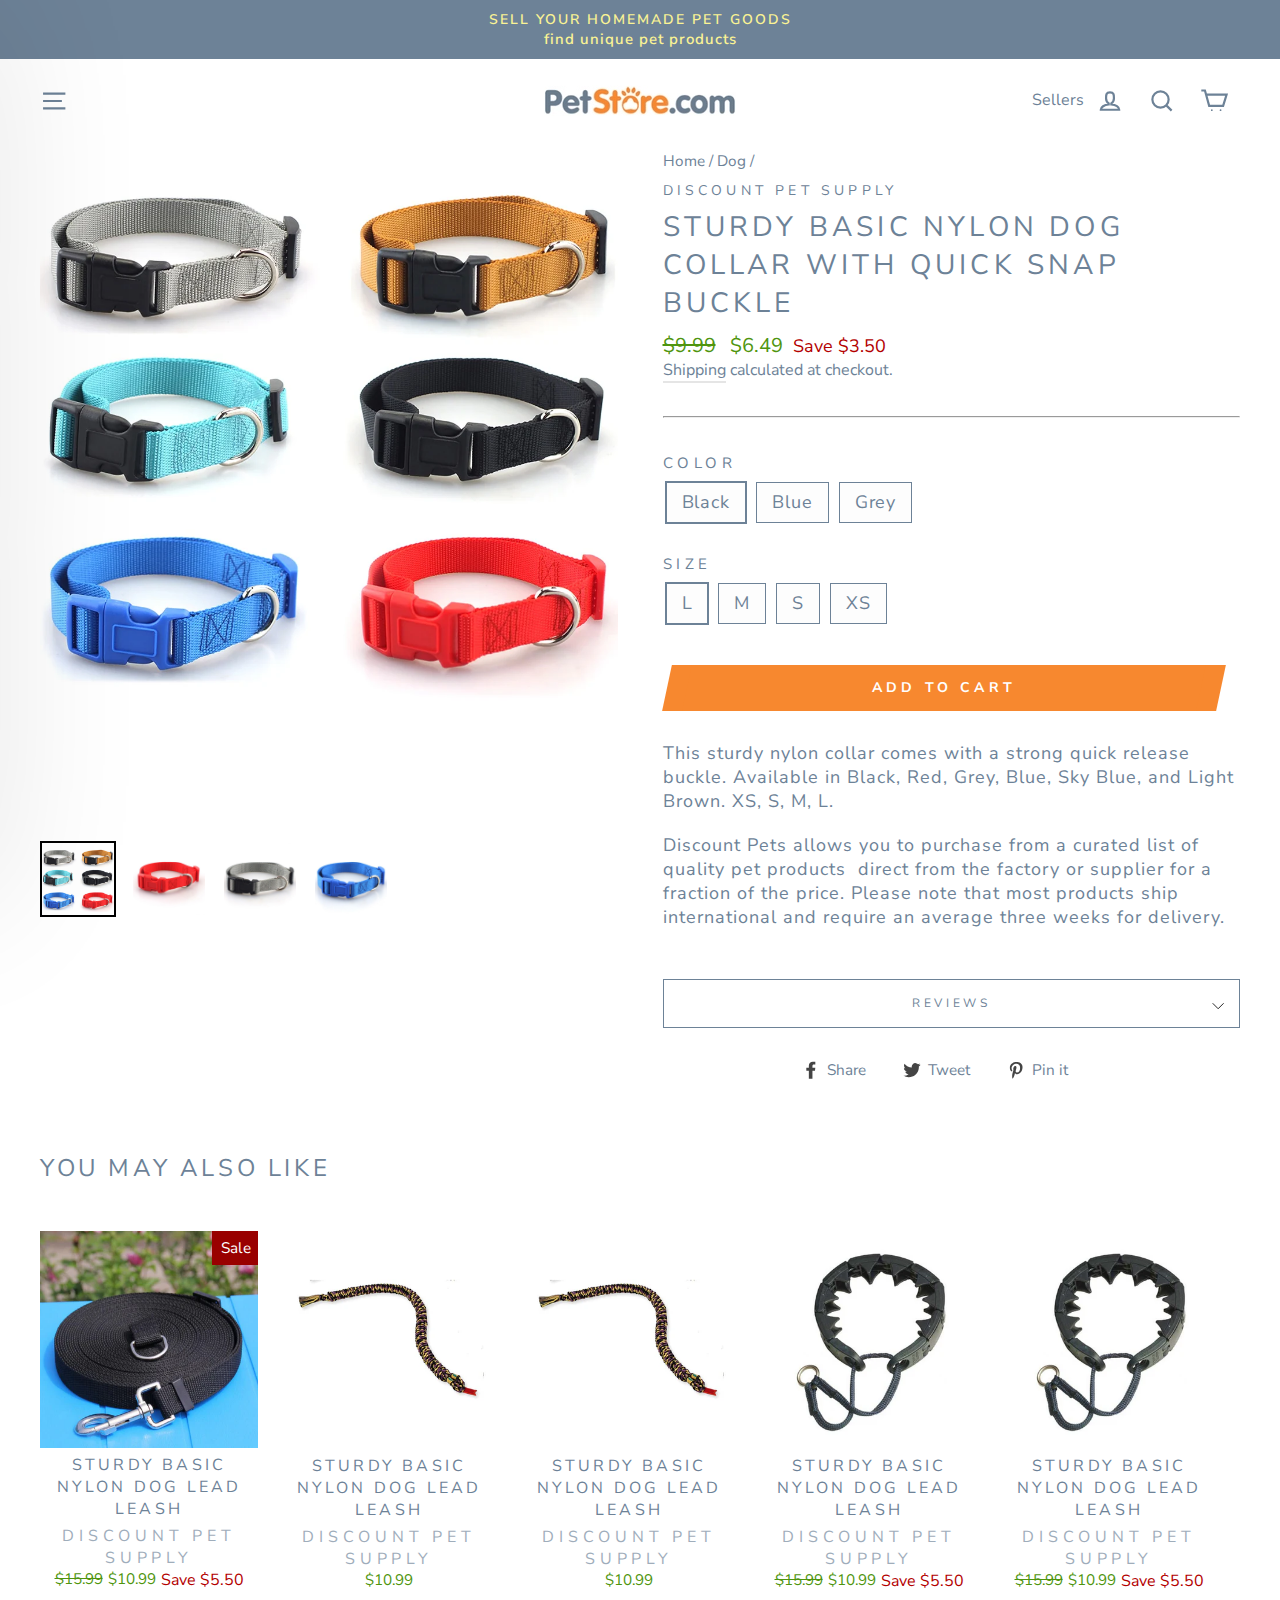
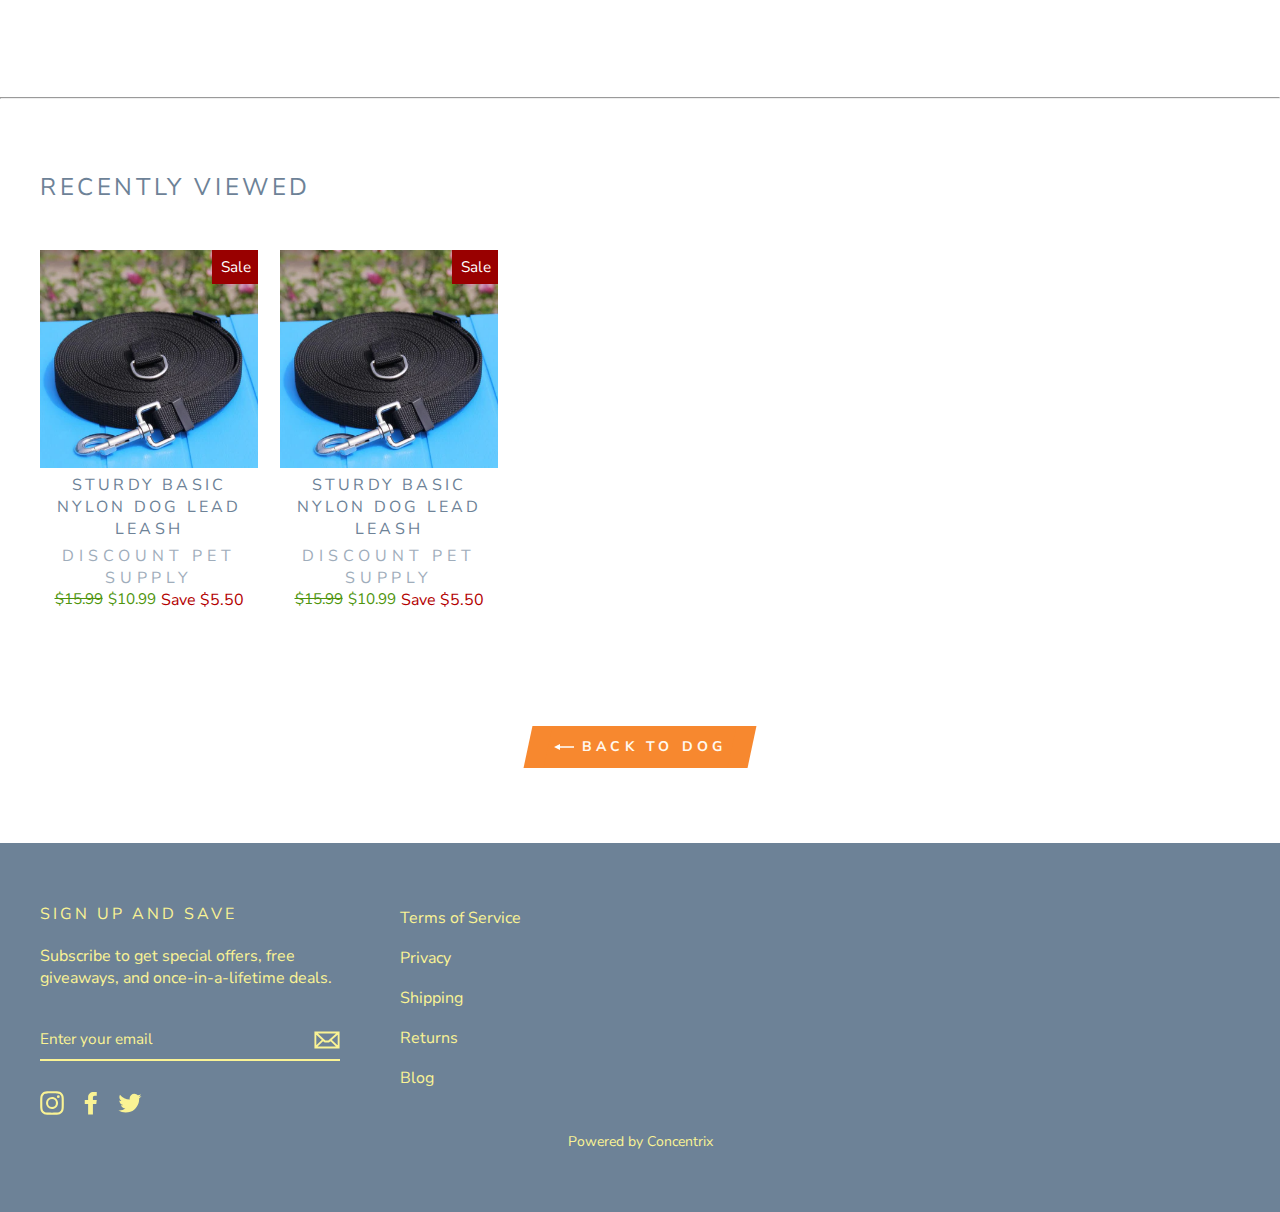
<file: detail.html>
<!DOCTYPE html>
<html lang="en">
<head>
    <meta charset="UTF-8">
    <meta name="viewport" content="width=device-width, initial-scale=1.0, minimum-scale=1.0, maximum-scale=1.0" />
    <title>PetStore</title>
    <link rel="stylesheet" href="./assets/css/style.css">
    <link rel="stylesheet" href="./assets/css/media.css">
    <script src="./assets/js/common.js"></script>
</head>
<body>
    <div class="transBg"></div>
    <div class="drawer ">
        <div class="drawer__fixed-header">
            <div class="drawer__close">
                <button type="button" class="drawer__close-button js-drawer-close">
                    <svg aria-hidden="true" focusable="false" role="presentation" class="icon icon-close" viewBox="0 0 64 64"><path d="M19 17.61l27.12 27.13m0-27.12L19 44.74"></path></svg>
                </button>
            </div>
        </div>
        <div class="drawer__scrollable">
            <ul>
                <li>
                    <div class="list">
                        <strong>Dog</strong>
                        <span>
                            <svg aria-hidden="true" focusable="false" role="presentation" class="icon icon--wide icon-chevron-down" viewBox="0 0 28 16"><path d="M1.57 1.59l12.76 12.77L27.1 1.59" stroke-width="2" stroke="#000" fill="none" fill-rule="evenodd"></path></svg>
                        </span>
                    </div>
                    <div class="subListMenu">
                        <ul>
                            <li>
                                <div class="subList">
                                    <strong><a href="#">One</a></strong>
                                </div>
                            </li>
                            <li>
                                <div class="subList">
                                    <strong><a href="#">Two</a></strong>
                                </div>
                            </li>
                            <li>
                                <div class="subList">
                                    <strong><a href="#">Three</a></strong>
                                </div>
                            </li>
                        </ul>
                    </div>
                </li>      
                <li>
                    <div class="list">
                        <strong>Cat</strong>
                        <span>
                            <svg aria-hidden="true" focusable="false" role="presentation" class="icon icon--wide icon-chevron-down" viewBox="0 0 28 16"><path d="M1.57 1.59l12.76 12.77L27.1 1.59" stroke-width="2" stroke="#000" fill="none" fill-rule="evenodd"></path></svg>
                        </span>
                    </div>
                    <div class="subListMenu">
                        <ul>
                            <li>
                                <div class="subList">
                                    <strong>One</strong>
                                </div>
                            </li>
                            <li>
                                <div class="subList">
                                    <strong>Two</strong>
                                </div>
                            </li>
                            <li>
                                <div class="subList">
                                    <strong>Three</strong>
                                </div>
                            </li>
                        </ul>
                    </div>
                </li>      
                <li>
                    <div class="list">
                        <strong>Bird</strong>
                        <span>
                            <svg aria-hidden="true" focusable="false" role="presentation" class="icon icon--wide icon-chevron-down" viewBox="0 0 28 16"><path d="M1.57 1.59l12.76 12.77L27.1 1.59" stroke-width="2" stroke="#000" fill="none" fill-rule="evenodd"></path></svg>
                        </span>
                    </div>
                    <div class="subListMenu">
                        <ul>
                            <li>
                                <div class="subList">
                                    <strong>One</strong>
                                </div>
                            </li>
                            <li>
                                <div class="subList">
                                    <strong>Two</strong>
                                </div>
                            </li>
                            <li>
                                <div class="subList">
                                    <strong>Three</strong>
                                </div>
                            </li>
                        </ul>
                    </div>
                </li>   
            </ul>
        </div>
        <div class="drawer_social ">
            <ul>
                <li>
                    <a href="#">
                       <img src="./assets/images/insta.png" alt="">
                    </a>
                </li>
                <li>
                    <a href="#">
                      <img src="./assets/images/fb.png" alt="">
                    </a>
                </li>
                <li>
                    <a href="#">
                      <img src="./assets/images/twtr.png" alt="">
                    </a>
                </li>
            </ul>
        </div>
    </div>
    <div id="wrapper">
        <div id="header">
            <div class="announcement-bar">
                <p>Sell your homemade pet goods <span>find unique pet products</span></p>
            </div>
            <div class="site-header">
                <div class="site-header-width">
                    <div class="header-layout">
                        <div class="header-item--navigation">
                            <div class="site-nav">
                                <button type="button" class="site-nav__link site-nav__link--icon js-drawer-open-nav" aria-controls="NavDrawer" aria-expanded="false">
                                  <svg aria-hidden="true" focusable="false" role="presentation" class="icon icon-hamburger" viewBox="0 0 64 64"><path d="M7 15h51M7 32h43M7 49h51"></path></svg>
                                
                                </button>
                            </div>
                        </div>
                        <div class="header-item--logo">
                            <img src="./assets/images/logo.jpg" alt="">
                        </div>
                        <div class="header-item--icons">
                            <a href="#">Sellers</a>
                            <div class="site-nav__icons">
                                <a href="#" class="site-nav__link">
                                    <svg aria-hidden="true" focusable="false" role="presentation" class="icon icon-user" viewBox="0 0 64 64"><path d="M35 39.84v-2.53c3.3-1.91 6-6.66 6-11.41 0-7.63 0-13.82-9-13.82s-9 6.19-9 13.82c0 4.75 2.7 9.51 6 11.41v2.53c-10.18.85-18 6-18 12.16h42c0-6.19-7.82-11.31-18-12.16z"></path></svg>
                                </a>
                                <a href="#" class="site-nav__link">
                                    <svg aria-hidden="true" focusable="false" role="presentation" class="icon icon-search" viewBox="0 0 64 64"><path d="M47.16 28.58A18.58 18.58 0 1 1 28.58 10a18.58 18.58 0 0 1 18.58 18.58zM54 54L41.94 42"></path></svg>
                                </a>
                                <a href="#" class="site-nav__link">
                                    <span class="cart-link">
                                        <svg aria-hidden="true" focusable="false" role="presentation" class="icon icon-cart" viewBox="0 0 64 64"><path fill="none" d="M14 17.44h46.79l-7.94 25.61H20.96l-9.65-35.1H3"></path><circle cx="27" cy="53" r="2"></circle><circle cx="47" cy="53" r="2"></circle></svg>
                                    </span>
                                </a>
                            </div>
                        </div>
                    </div>                    
                </div>
            </div>

        </div>
        <div class="main-content">
            <!-- content Section -->
             <div class="content-section">
                <div class="page-width">
                   <div class="product-detail">
                        <div class="product-detail-img">
                            <div class="product-bigImg">
                                <img src="./assets/images/product-image-848512282_1080x.webp" alt="">
                            </div>
                            <div class="product-thumb-img-list">
                                <ul>
                                    <li class="select">
                                        <img src="./assets/images/product-image-848512282_1080x.webp" alt="">
                                    </li>
                                    <li>
                                        <img src="./assets/images/product-image-848512289_1080x.webp" alt="">
                                    </li>
                                    <li>
                                        <img src="./assets/images/product-image-848512290_720x.webp" alt="">
                                    </li>
                                    <li>
                                        <img src="./assets/images/product-image-848512291_720x.webp" alt="">
                                    </li>
                                </ul>
                            </div>
                        </div>
                        <div class="product-detail-cont">
                            <nav class="breadcrumb">
                                <a href="#">Home</a>
                                <span class="divider">/</span>
                                <a href="#">Dog</a>
                                <span class="divider">/</span>
                            </nav>
                            <div class="product-single__vendor">
                                <a href="#">Discount Pet Supply</a>
                            </div>
                            <div class="product-single__title">
                                Sturdy Basic Nylon Dog Collar with Quick Snap Buckle
                            </div>
                            <div class="product-single__price">
                                <span class="product__price ">$9.99</span>
                                <span class="product__on-sale"> $6.49 </span>
                                <span class="product__price-savings">Save $3.50 </span>
                            </div>
                            <div class="product__policies">
                                <a href="#">Shipping</a> calculated at checkout.
                            </div>
                            <hr class="hr--medium">
                            <form>
                                <div class="select-color">
                                    <label class="variant__label">Color</label>
                                    <fieldset class="variant-input-wrap">
                                        <div class="variant-input" data-index="option1" data-value="Black">
                                            <input type="radio" checked="checked" value="Black" data-index="option1" name="Color" class="variant__input-4466038210635">
                                            <label class="variant__button-label select">Black</label>
                                        </div>
                                        <div class="variant-input" data-index="option1" data-value="Blue">
                                            <input type="radio" value="Blue" data-index="option1" name="Color" class="variant__input-4466038210635">
                                            <label class="variant__button-label">Blue</label>
                                        </div>
                                        <div class="variant-input" data-index="option1" data-value="Grey">
                                            <input type="radio" value="Grey" data-index="option1" name="Color" class="variant__input-4466038210635">
                                            <label class="variant__button-label">Grey</label>
                                        </div>
                                    </fieldset>
                                </div>
                                <div class="select-size">
                                    <label class="variant__label">Size</label>
                                    <fieldset class="variant-input-wrap">
                                        <div class="variant-input" data-index="option2" data-value="L">
                                            <input type="radio" checked="checked" value="L" data-index="option2" name="Size" class="variant__input-4466038210635">
                                            <label class="variant__button-label select">L</label>
                                        </div>
                                        <div class="variant-input" data-index="option2" data-value="M">
                                            <input type="radio" value="M" data-index="option2" name="Size" class="variant__input-4466038210635">
                                            <label for="ProductSelect-4466038210635-option-size-M" class="variant__button-label">M</label>
                                        </div>
                                        <div class="variant-input" data-index="option2" data-value="S">
                                            <input type="radio" value="S" data-index="option2" name="Size" class="variant__input-4466038210635">
                                            <label class="variant__button-label">S</label>
                                        </div>
                                        <div class="variant-input" data-index="option2" data-value="XS">
                                            <input type="radio" value="XS" data-index="option2" name="Size" class="variant__input-4466038210635">
                                            <label class="variant__button-label">XS</label>
                                        </div>
                                    </fieldset>
                                </div>
                                <button type="submit" name="add" class="btn btn--full add-to-cart">
                                    <span id="AddToCartText-4466038210635">Add to cart</span>
                                </button>
                            </form>
                            <div class="product-single__description">
                                <p>This sturdy nylon collar comes with a strong quick release buckle. Available in Black, Red, Grey, Blue, Sky Blue, and Light Brown. XS, S, M, L.&nbsp;</p>
                                <p>Discount Pets allows you to purchase from a curated list of
                                    quality pet products&nbsp; direct from the factory or supplier for a fraction of the price. Please note
                                    that most products ship international and require an average three weeks for
                                    delivery.&nbsp;
                                </p>
                            </div>

                            <div class="collapsibles-wrapper collapsibles-wrapper--border-bottom">
                                <button type="button" class="label collapsible-trigger collapsible-trigger-btn collapsible-trigger-btn--borders collapsible--auto-height" aria-controls="Product-content-5-4466038210635" aria-expanded="false">
                                    <span class="shopify-product-reviews-badge" data-id="4466038210635">Reviews</span>
                                    <span class="collapsible-trigger__icon collapsible-trigger__icon--open" role="presentation">
                                        <svg aria-hidden="true" focusable="false" role="presentation" class="icon icon--wide icon-chevron-down" viewBox="0 0 28 16"><path d="M1.57 1.59l12.76 12.77L27.1 1.59" stroke-width="2" stroke="#000" fill="none" fill-rule="evenodd"></path></svg>
                                    </span>
                                </button>
                        
                                <div id="Product-content-5-4466038210635" class="collapsible-content collapsible-content--all" style="height: 0px;">
                                    <div class="collapsible-content__inner product-reviews product-reviews--tab">
                                        <div id="shopify-product-reviews" data-id="4466038210635"></div>
                                    </div>
                                </div>
                            </div>

                            <div class="social-sharing">
                                <a target="_blank" href="#" class="social-sharing__link">
                                    <svg aria-hidden="true" focusable="false" role="presentation" class="icon icon-facebook" viewBox="0 0 32 32"><path fill="#444" d="M18.56 31.36V17.28h4.48l.64-5.12h-5.12v-3.2c0-1.28.64-2.56 2.56-2.56h2.56V1.28H19.2c-3.84 0-7.04 2.56-7.04 7.04v3.84H7.68v5.12h4.48v14.08h6.4z"></path></svg>
                                    <span class="social-sharing__title" aria-hidden="true">Share</span>
                                </a>
                                <a target="_blank" href="#" class="social-sharing__link">
                                    <svg aria-hidden="true" focusable="false" role="presentation" class="icon icon-twitter" viewBox="0 0 32 32"><path fill="#444" d="M31.281 6.733q-1.304 1.924-3.13 3.26 0 .13.033.408t.033.408q0 2.543-.75 5.086t-2.282 4.858-3.635 4.108-5.053 2.869-6.341 1.076q-5.282 0-9.65-2.836.913.065 1.5.065 4.401 0 7.857-2.673-2.054-.033-3.668-1.255t-2.266-3.146q.554.13 1.206.13.88 0 1.663-.261-2.184-.456-3.619-2.184t-1.435-3.977v-.065q1.239.652 2.836.717-1.271-.848-2.021-2.233t-.75-2.983q0-1.63.815-3.195 2.38 2.967 5.754 4.678t7.319 1.907q-.228-.815-.228-1.434 0-2.608 1.858-4.45t4.532-1.842q1.304 0 2.51.522t2.054 1.467q2.152-.424 4.01-1.532-.685 2.217-2.771 3.488 1.989-.261 3.619-.978z"></path></svg>
                                    <span class="social-sharing__title" aria-hidden="true">Tweet</span>
                                </a>
                                <a target="_blank" href="#" class="social-sharing__link">
                                    <svg aria-hidden="true" focusable="false" role="presentation" class="icon icon-pinterest" viewBox="0 0 32 32"><path fill="#444" d="M27.52 9.6c-.64-5.76-6.4-8.32-12.8-7.68-4.48.64-9.6 4.48-9.6 10.24 0 3.2.64 5.76 3.84 6.4 1.28-2.56-.64-3.2-.64-4.48-1.28-7.04 8.32-12.16 13.44-7.04 3.2 3.84 1.28 14.08-4.48 13.44-5.12-1.28 2.56-9.6-1.92-11.52-3.2-1.28-5.12 4.48-3.84 7.04-1.28 4.48-3.2 8.96-1.92 15.36 2.56-1.92 3.84-5.76 4.48-9.6 1.28.64 1.92 1.92 3.84 1.92 6.4-.64 10.24-7.68 9.6-14.08z"></path></svg>
                                    <span class="social-sharing__title" aria-hidden="true">Pin it</span>
                                </a>
                            </div>
                        </div>
                   </div>
                   <!-- You may also like -->
                   <div class="youMayAlsoLike">
                        <h3 class="youMayAlsoLike-title"> You may also like </h3>
                        <div class="youMayAlsoLike-recommendations">
                            <ul>
                                <li>
                                    <a href="#">
                                        <div class="youMayAlsoLike-image">
                                            <span class="tag-sale">Sale</span>
                                            <img src="./assets/images/product-image-999449165_360x.webp" alt="">
                                        </div>
                                        <div class="youMayAlsoLike-image-detail">
                                            <div class="youMayAlsoLike-title-heading">Sturdy Basic Nylon Dog Lead Leash</div>
                                            <div class="youMayAlsoLike-vendor">Discount Pet Supply</div>
                                            <div class="youMayAlsoLike-price">
                                                <span class="original-price">$15.99</span>
                                                <span class="sale-price">$10.99</span>
                                                <span class="savings-price">Save $5.50 </span>
                                            </div>
                                        </div>
                                    </a>
                                </li>
                                <li>
                                    <a href="#">
                                        <div class="youMayAlsoLike-image">
                                            <img src="./assets/images/746772530603_4be66fff-6c82-4b07-a0bb-23ff3e6c45a5_360x.webp" alt="">
                                        </div>
                                        <div class="youMayAlsoLike-image-detail">
                                            <div class="youMayAlsoLike-title-heading">Sturdy Basic Nylon Dog Lead Leash</div>
                                            <div class="youMayAlsoLike-vendor">Discount Pet Supply</div>
                                            <div class="youMayAlsoLike-price">
                                                <span class="sale-price">$10.99</span>
                                            </div>
                                        </div>
                                    </a>
                                </li>
                                <li>
                                    <a href="#">
                                        <div class="youMayAlsoLike-image">
                                            <img src="./assets/images/746772530603_4be66fff-6c82-4b07-a0bb-23ff3e6c45a5_360x.webp" alt="">
                                        </div>
                                        <div class="youMayAlsoLike-image-detail">
                                            <div class="youMayAlsoLike-title-heading">Sturdy Basic Nylon Dog Lead Leash</div>
                                            <div class="youMayAlsoLike-vendor">Discount Pet Supply</div>
                                            <div class="youMayAlsoLike-price">
                                                <span class="sale-price">$10.99</span>
                                            </div>
                                        </div>
                                    </a>
                                </li>
                                <li>
                                    <a href="#">
                                        <div class="youMayAlsoLike-image">
                                            <img src="./assets/images/873199000379_861309c8-f2d0-430b-9293-2bd4230c9adf_360x.webp" alt="">
                                        </div>
                                        <div class="youMayAlsoLike-image-detail">
                                            <div class="youMayAlsoLike-title-heading">Sturdy Basic Nylon Dog Lead Leash</div>
                                            <div class="youMayAlsoLike-vendor">Discount Pet Supply</div>
                                            <div class="youMayAlsoLike-price">
                                                <span class="original-price">$15.99</span>
                                                <span class="sale-price">$10.99</span>
                                                <span class="savings-price">Save $5.50 </span>
                                            </div>
                                        </div>
                                    </a>
                                </li>
                                <li>
                                    <a href="#">
                                        <div class="youMayAlsoLike-image">
                                            <img src="./assets/images/873199000379_861309c8-f2d0-430b-9293-2bd4230c9adf_360x.webp" alt="">
                                        </div>
                                        <div class="youMayAlsoLike-image-detail">
                                            <div class="youMayAlsoLike-title-heading">Sturdy Basic Nylon Dog Lead Leash</div>
                                            <div class="youMayAlsoLike-vendor">Discount Pet Supply</div>
                                            <div class="youMayAlsoLike-price">
                                                <span class="original-price">$15.99</span>
                                                <span class="sale-price">$10.99</span>
                                                <span class="savings-price">Save $5.50 </span>
                                            </div>
                                        </div>
                                    </a>
                                </li>
                            </ul>
                        </div>
                   </div>
                </div>
                <hr class="hr--large">
                <!-- Recently viewed -->
                <div class="page-width">
                    <div class="recently-viewed">
                        <h3 class="recentlyViewed-title"> Recently viewed </h3>
                        <div class="recentlyViewed-recommendations">
                            <ul>
                                <li>
                                    <a href="#">
                                        <div class="recentlyViewed-image">
                                            <span class="tag-sale">Sale</span>
                                            <img src="./assets/images/product-image-999449165_360x.webp" alt="">
                                        </div>
                                        <div class="recentlyViewed-image-detail">
                                            <div class="recentlyViewed-title-heading">Sturdy Basic Nylon Dog Lead Leash</div>
                                            <div class="recentlyViewed-vendor">Discount Pet Supply</div>
                                            <div class="recentlyViewed-price">
                                                <span class="original-price">$15.99</span>
                                                <span class="sale-price">$10.99</span>
                                                <span class="savings-price">Save $5.50 </span>
                                            </div>
                                        </div>
                                    </a>
                                </li>
                                <li>
                                    <a href="#">
                                        <div class="recentlyViewed-image">
                                            <span class="tag-sale">Sale</span>
                                            <img src="./assets/images/product-image-999449165_360x.webp" alt="">
                                        </div>
                                        <div class="recentlyViewed-image-detail">
                                            <div class="recentlyViewed-title-heading">Sturdy Basic Nylon Dog Lead Leash</div>
                                            <div class="recentlyViewed-vendor">Discount Pet Supply</div>
                                            <div class="recentlyViewed-price">
                                                <span class="original-price">$15.99</span>
                                                <span class="sale-price">$10.99</span>
                                                <span class="savings-price">Save $5.50 </span>
                                            </div>
                                        </div>
                                    </a>
                                </li>
                            </ul>
                        </div>
                    </div>
                </div>
                <div class="page-content--bottom">
                    <a href="/collections/dog" class="btn btn--small return-link">
                      <svg aria-hidden="true" focusable="false" role="presentation" class="icon icon--wide icon-arrow-left" viewBox="0 0 50 15"><path d="M50 5.38v4.25H15V15L0 7.5 15 0v5.38z"></path></svg> Back to Dog
                    </a>
                </div>
             </div>
            <!-- footer -->
            <div class="footer">
                <div class="page-width">
                    <div class="footer-top">
                        <div class="signup">
                            <h4>Sign up and save</h4>
                            <p>Subscribe to get special offers, free giveaways, and once-in-a-lifetime deals.</p>
                            <form>
                                <div class="footer__newsletter">
                                    <input type="email" value="" placeholder="Enter your email" name="contact[email]" id="Email-1494292487693" class="footer__newsletter-input" autocorrect="off" autocapitalize="off" _vkenabled="true" autocomplete="off">
                                    <button type="submit" class="footer__newsletter-btn" name="commit">
                                      <svg aria-hidden="true" focusable="false" role="presentation" class="icon icon-email" viewBox="0 0 64 64"><path d="M63 52H1V12h62zM1 12l25.68 24h9.72L63 12M21.82 31.68L1.56 51.16m60.78.78L41.27 31.68"></path></svg>
                                    </button>
                                </div>
                            </form>
                            <ul class="footer__social">
                                <li>
                                  <a target="_blank" href="#" title="Instagram">
                                    <svg aria-hidden="true" focusable="false" role="presentation" class="icon icon-instagram" viewBox="0 0 32 32"><path fill="#444" d="M16 3.094c4.206 0 4.7.019 6.363.094 1.538.069 2.369.325 2.925.544.738.287 1.262.625 1.813 1.175s.894 1.075 1.175 1.813c.212.556.475 1.387.544 2.925.075 1.662.094 2.156.094 6.363s-.019 4.7-.094 6.363c-.069 1.538-.325 2.369-.544 2.925-.288.738-.625 1.262-1.175 1.813s-1.075.894-1.813 1.175c-.556.212-1.387.475-2.925.544-1.663.075-2.156.094-6.363.094s-4.7-.019-6.363-.094c-1.537-.069-2.369-.325-2.925-.544-.737-.288-1.263-.625-1.813-1.175s-.894-1.075-1.175-1.813c-.212-.556-.475-1.387-.544-2.925-.075-1.663-.094-2.156-.094-6.363s.019-4.7.094-6.363c.069-1.537.325-2.369.544-2.925.287-.737.625-1.263 1.175-1.813s1.075-.894 1.813-1.175c.556-.212 1.388-.475 2.925-.544 1.662-.081 2.156-.094 6.363-.094zm0-2.838c-4.275 0-4.813.019-6.494.094-1.675.075-2.819.344-3.819.731-1.037.4-1.913.944-2.788 1.819S1.486 4.656 1.08 5.688c-.387 1-.656 2.144-.731 3.825-.075 1.675-.094 2.213-.094 6.488s.019 4.813.094 6.494c.075 1.675.344 2.819.731 3.825.4 1.038.944 1.913 1.819 2.788s1.756 1.413 2.788 1.819c1 .387 2.144.656 3.825.731s2.213.094 6.494.094 4.813-.019 6.494-.094c1.675-.075 2.819-.344 3.825-.731 1.038-.4 1.913-.944 2.788-1.819s1.413-1.756 1.819-2.788c.387-1 .656-2.144.731-3.825s.094-2.212.094-6.494-.019-4.813-.094-6.494c-.075-1.675-.344-2.819-.731-3.825-.4-1.038-.944-1.913-1.819-2.788s-1.756-1.413-2.788-1.819c-1-.387-2.144-.656-3.825-.731C20.812.275 20.275.256 16 .256z"></path><path fill="#444" d="M16 7.912a8.088 8.088 0 0 0 0 16.175c4.463 0 8.087-3.625 8.087-8.088s-3.625-8.088-8.088-8.088zm0 13.338a5.25 5.25 0 1 1 0-10.5 5.25 5.25 0 1 1 0 10.5zM26.294 7.594a1.887 1.887 0 1 1-3.774.002 1.887 1.887 0 0 1 3.774-.003z"></path></svg>
                                
                                  </a>
                                </li>                              
                                <li>
                                  <a target="_blank" href="#" title="Facebook">
                                    <svg aria-hidden="true" focusable="false" role="presentation" class="icon icon-facebook" viewBox="0 0 32 32"><path fill="#444" d="M18.56 31.36V17.28h4.48l.64-5.12h-5.12v-3.2c0-1.28.64-2.56 2.56-2.56h2.56V1.28H19.2c-3.84 0-7.04 2.56-7.04 7.04v3.84H7.68v5.12h4.48v14.08h6.4z"></path></svg>
                                    
                                  </a>
                                </li>                              
                                <li>
                                  <a target="_blank" href="#" title="Twitter">
                                    <svg aria-hidden="true" focusable="false" role="presentation" class="icon icon-twitter" viewBox="0 0 32 32"><path fill="#444" d="M31.281 6.733q-1.304 1.924-3.13 3.26 0 .13.033.408t.033.408q0 2.543-.75 5.086t-2.282 4.858-3.635 4.108-5.053 2.869-6.341 1.076q-5.282 0-9.65-2.836.913.065 1.5.065 4.401 0 7.857-2.673-2.054-.033-3.668-1.255t-2.266-3.146q.554.13 1.206.13.88 0 1.663-.261-2.184-.456-3.619-2.184t-1.435-3.977v-.065q1.239.652 2.836.717-1.271-.848-2.021-2.233t-.75-2.983q0-1.63.815-3.195 2.38 2.967 5.754 4.678t7.319 1.907q-.228-.815-.228-1.434 0-2.608 1.858-4.45t4.532-1.842q1.304 0 2.51.522t2.054 1.467q2.152-.424 4.01-1.532-.685 2.217-2.771 3.488 1.989-.261 3.619-.978z"></path></svg>
                                    
                                  </a>
                                </li>
                            </ul>
                        </div>
                        <div class="termofServices">
                            <ul>          
                                <li><a href="#">Terms of Service</a></li>                              
                                <li><a href="#">Privacy</a></li>                              
                                <li><a href="#">Shipping</a></li>                              
                                <li><a href="#">Returns</a></li>                              
                                <li><a href="#">Blog</a></li>                              
                            </ul>
                        </div>
                    </div>
                    <div class="footer-small-text">
                        <a href="#">Powered by Concentrix</a>
                    </div>
                </div>
            </div>
        </div>  
    </div>
</body>
</html>
</file>
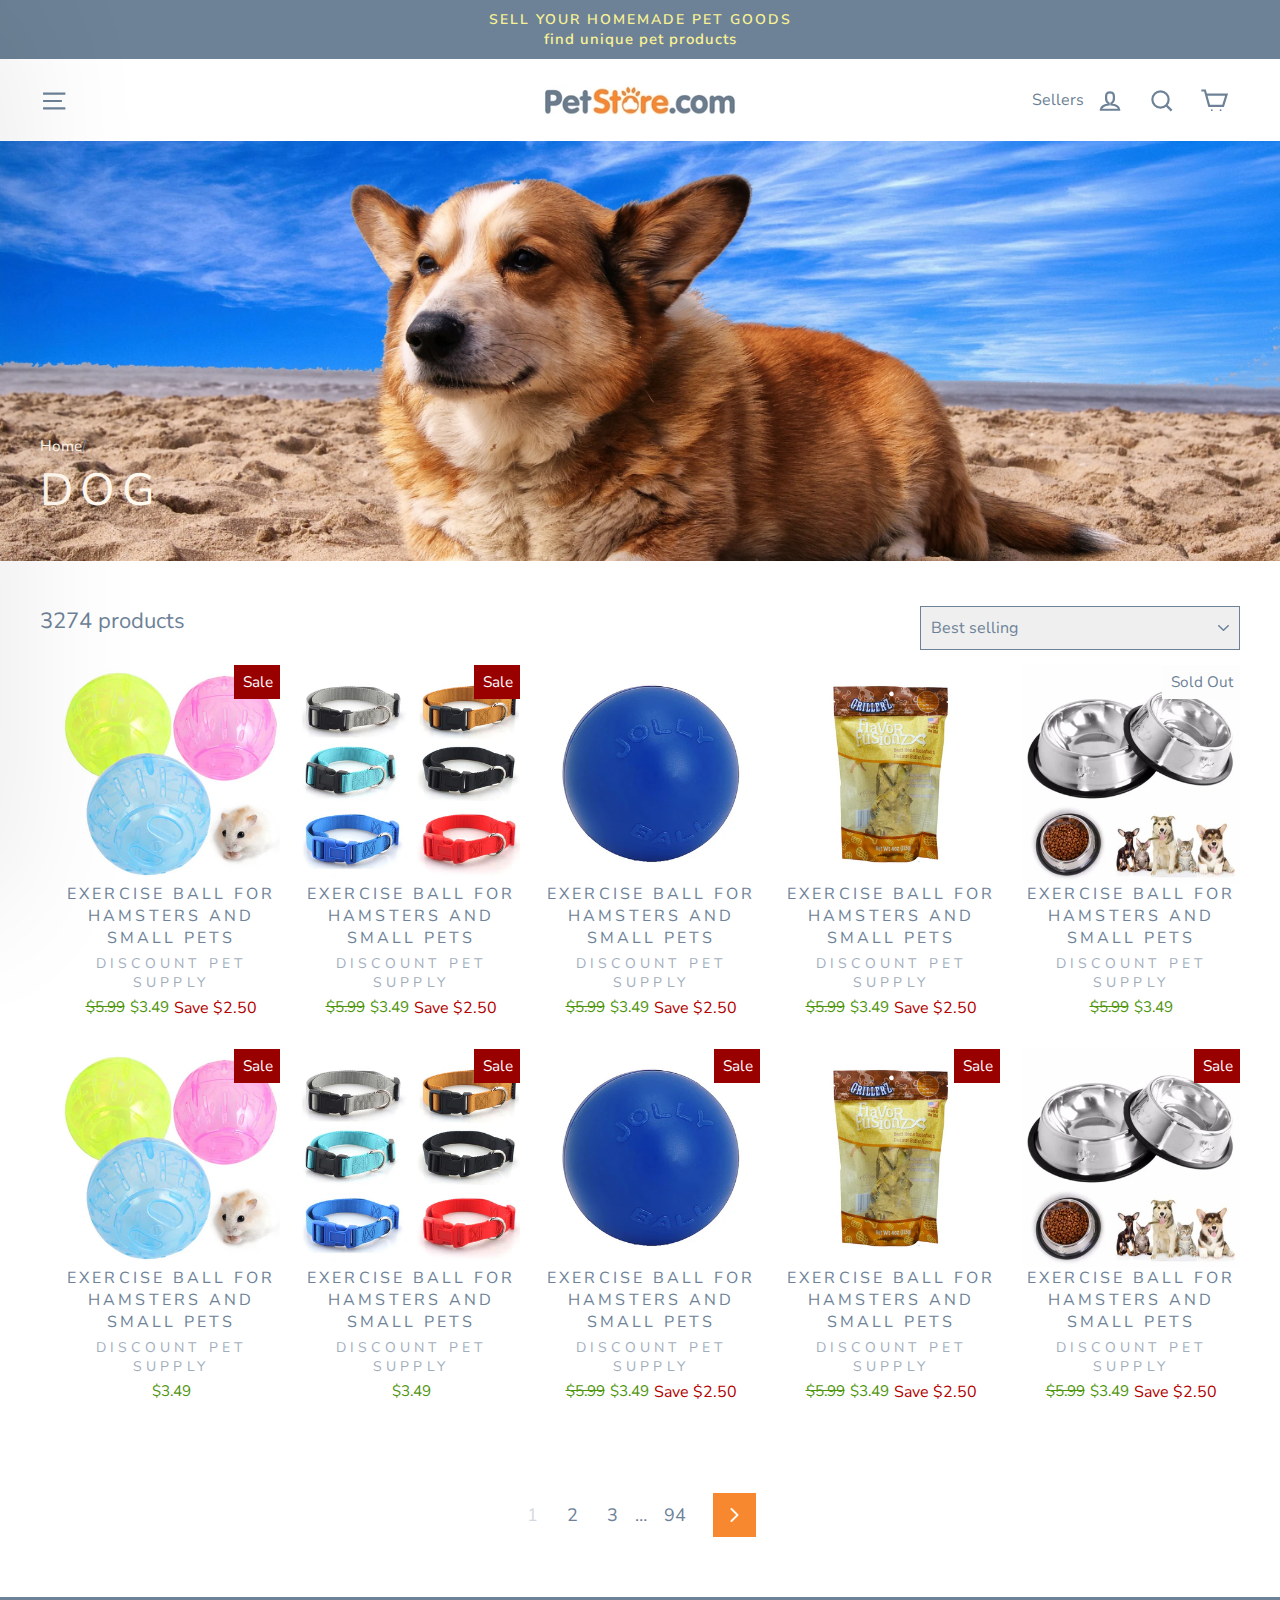
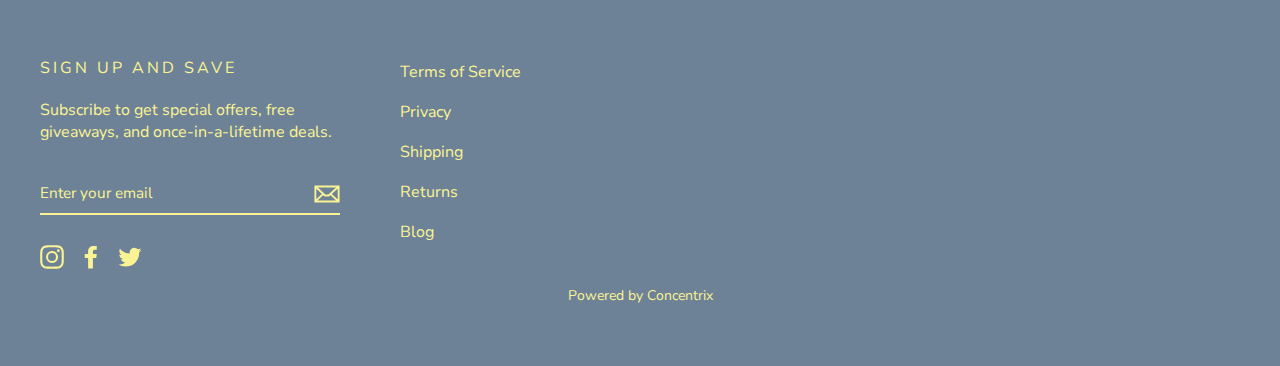
<file: dog.html>
<!DOCTYPE html>
<html lang="en">
<head>
    <meta charset="UTF-8">
    <meta name="viewport" content="width=device-width, initial-scale=1.0, minimum-scale=1.0, maximum-scale=1.0" />
    <title>PetStore</title>
    <link rel="stylesheet" href="./assets/css/style.css">
    <link rel="stylesheet" href="./assets/css/media.css">
    <script src="./assets/js/common.js"></script>
</head>
<body>
    <div class="transBg"></div>
    <div class="drawer ">
        <div class="drawer__fixed-header">
            <div class="drawer__close">
                <button type="button" class="drawer__close-button js-drawer-close">
                    <svg aria-hidden="true" focusable="false" role="presentation" class="icon icon-close" viewBox="0 0 64 64"><path d="M19 17.61l27.12 27.13m0-27.12L19 44.74"></path></svg>
                </button>
            </div>
        </div>
        <div class="drawer__scrollable">
            <ul>
                <li>
                    <div class="list">
                        <strong>Dog</strong>
                        <span>
                            <svg aria-hidden="true" focusable="false" role="presentation" class="icon icon--wide icon-chevron-down" viewBox="0 0 28 16"><path d="M1.57 1.59l12.76 12.77L27.1 1.59" stroke-width="2" stroke="#000" fill="none" fill-rule="evenodd"></path></svg>
                        </span>
                    </div>
                    <div class="subListMenu">
                        <ul>
                            <li>
                                <div class="subList">
                                    <strong><a href="#">One</a></strong>
                                </div>
                            </li>
                            <li>
                                <div class="subList">
                                    <strong><a href="#">Two</a></strong>
                                </div>
                            </li>
                            <li>
                                <div class="subList">
                                    <strong><a href="#">Three</a></strong>
                                </div>
                            </li>
                        </ul>
                    </div>
                </li>      
                <li>
                    <div class="list">
                        <strong>Cat</strong>
                        <span>
                            <svg aria-hidden="true" focusable="false" role="presentation" class="icon icon--wide icon-chevron-down" viewBox="0 0 28 16"><path d="M1.57 1.59l12.76 12.77L27.1 1.59" stroke-width="2" stroke="#000" fill="none" fill-rule="evenodd"></path></svg>
                        </span>
                    </div>
                    <div class="subListMenu">
                        <ul>
                            <li>
                                <div class="subList">
                                    <strong>One</strong>
                                </div>
                            </li>
                            <li>
                                <div class="subList">
                                    <strong>Two</strong>
                                </div>
                            </li>
                            <li>
                                <div class="subList">
                                    <strong>Three</strong>
                                </div>
                            </li>
                        </ul>
                    </div>
                </li>      
                <li>
                    <div class="list">
                        <strong>Bird</strong>
                        <span>
                            <svg aria-hidden="true" focusable="false" role="presentation" class="icon icon--wide icon-chevron-down" viewBox="0 0 28 16"><path d="M1.57 1.59l12.76 12.77L27.1 1.59" stroke-width="2" stroke="#000" fill="none" fill-rule="evenodd"></path></svg>
                        </span>
                    </div>
                    <div class="subListMenu">
                        <ul>
                            <li>
                                <div class="subList">
                                    <strong>One</strong>
                                </div>
                            </li>
                            <li>
                                <div class="subList">
                                    <strong>Two</strong>
                                </div>
                            </li>
                            <li>
                                <div class="subList">
                                    <strong>Three</strong>
                                </div>
                            </li>
                        </ul>
                    </div>
                </li>   
            </ul>
        </div>
        <div class="drawer_social ">
            <ul>
                <li>
                    <a href="#">
                       <img src="./assets/images/insta.png" alt="">
                    </a>
                </li>
                <li>
                    <a href="#">
                      <img src="./assets/images/fb.png" alt="">
                    </a>
                </li>
                <li>
                    <a href="#">
                      <img src="./assets/images/twtr.png" alt="">
                    </a>
                </li>
            </ul>
        </div>
    </div>
    <div id="wrapper">
        <div id="header">
            <div class="announcement-bar">
                <p>Sell your homemade pet goods <span>find unique pet products</span></p>
            </div>
            <div class="site-header">
                <div class="site-header-width">
                    <div class="header-layout">
                        <div class="header-item--navigation">
                            <div class="site-nav">
                                <button type="button" class="site-nav__link site-nav__link--icon js-drawer-open-nav" aria-controls="NavDrawer" aria-expanded="false">
                                  <svg aria-hidden="true" focusable="false" role="presentation" class="icon icon-hamburger" viewBox="0 0 64 64"><path d="M7 15h51M7 32h43M7 49h51"></path></svg>
                                
                                </button>
                            </div>
                        </div>
                        <div class="header-item--logo">
                            <img src="./assets/images/logo.jpg" alt="">
                        </div>
                        <div class="header-item--icons">
                            <a href="#">Sellers</a>
                            <div class="site-nav__icons">
                                <a href="#" class="site-nav__link">
                                    <svg aria-hidden="true" focusable="false" role="presentation" class="icon icon-user" viewBox="0 0 64 64"><path d="M35 39.84v-2.53c3.3-1.91 6-6.66 6-11.41 0-7.63 0-13.82-9-13.82s-9 6.19-9 13.82c0 4.75 2.7 9.51 6 11.41v2.53c-10.18.85-18 6-18 12.16h42c0-6.19-7.82-11.31-18-12.16z"></path></svg>
                                </a>
                                <a href="#" class="site-nav__link">
                                    <svg aria-hidden="true" focusable="false" role="presentation" class="icon icon-search" viewBox="0 0 64 64"><path d="M47.16 28.58A18.58 18.58 0 1 1 28.58 10a18.58 18.58 0 0 1 18.58 18.58zM54 54L41.94 42"></path></svg>
                                </a>
                                <a href="#" class="site-nav__link">
                                    <span class="cart-link">
                                        <svg aria-hidden="true" focusable="false" role="presentation" class="icon icon-cart" viewBox="0 0 64 64"><path fill="none" d="M14 17.44h46.79l-7.94 25.61H20.96l-9.65-35.1H3"></path><circle cx="27" cy="53" r="2"></circle><circle cx="47" cy="53" r="2"></circle></svg>
                                    </span>
                                </a>
                            </div>
                        </div>
                    </div>                    
                </div>
            </div>

        </div>
        <div class="main-content">
            <!-- Banner Section -->
            <div class="slideshow-wrapper">
                <div class="collection-hero">
                    <img src="./assets/images/dog.webp" alt="">
                    <div class="collection-hero-content">
                        <div class="page-width">
                            <nav class="breadcrumb">
                                <a href="/" title="Back to the frontpage">Home</a><span class="divider" aria-hidden="true">/</span>
                            </nav>
                            <h1 class="section-header__title">Dog</h1>
                        </div>
                    </div>
                </div>               
            </div>
            <!-- content Section -->
             <div class="content-section">
                <div class="page-width">
                   <div class="collection-content">
                        <!-- number of products -->
                        <div class="numOfProducts">
                            <div class="totalProduct">3274 products</div>
                            <div class="productCat">
                                <select data-default-sortby="best-selling">
                                    <option value="title-ascending" selected="selected">Sort</option>
                                    <option value="manual">Featured</option>
                                    <option value="best-selling" selected="selected">Best selling</option>
                                    <option value="title-ascending">Alphabetically, A-Z</option>
                                    <option value="title-descending">Alphabetically, Z-A</option>
                                    <option value="price-ascending">Price, low to high</option>
                                    <option value="price-descending">Price, high to low</option>
                                    <option value="created-ascending">Date, old to new</option>
                                    <option value="created-descending">Date, new to old</option>
                                  </select>
                            </div>
                        </div>
                        <!-- product list -->
                        <div class="collection-content-list">
                            <ul>
                                <li>
                                    <div class="collection-product-img">
                                        <span class="tag-sale">Sale</span>
                                        <img src="./assets/images/product-image-793098045_360x.webp" alt="">
                                    </div>
                                    <div class="collection-product-cont">
                                        <div class="product-title-heading">Exercise Ball for Hamsters and Small Pets</div>
                                        <div class="product-vendor">Discount Pet Supply</div>
                                        <div class="product-price">
                                            <div class="price-original">$5.99</div>
                                            <div class="sale-price">$3.49</div>
                                            <div class="price-savings"> Save $2.50</div>
                                        </div>
                                    </div>
                                </li>
                                <li>
                                    <div class="collection-product-img">
                                        <span class="tag-sale">Sale</span>
                                        <img src="./assets/images/product-image-848512282_360x.webp" alt="">
                                    </div>
                                    <div class="collection-product-cont">
                                        <div class="product-title-heading">Exercise Ball for Hamsters and Small Pets</div>
                                        <div class="product-vendor">Discount Pet Supply</div>
                                        <div class="product-price">
                                            <div class="price-original">$5.99</div>
                                            <div class="sale-price">$3.49</div>
                                            <div class="price-savings"> Save $2.50</div>
                                        </div>
                                    </div>
                                </li>
                                <li>
                                    <div class="collection-product-img">
                                        <img src="./assets/images/788169031423_360x.jpg" alt="">
                                    </div>
                                    <div class="collection-product-cont">
                                        <div class="product-title-heading">Exercise Ball for Hamsters and Small Pets</div>
                                        <div class="product-vendor">Discount Pet Supply</div>
                                        <div class="product-price">
                                            <div class="price-original">$5.99</div>
                                            <div class="sale-price">$3.49</div>
                                            <div class="price-savings"> Save $2.50</div>
                                        </div>
                                    </div>
                                </li>
                                <li>
                                    <div class="collection-product-img">
                                        <img src="./assets/images/8987617_dd564882-0085-4603-a8a9-0d0f68cfdce8_360x.webp" alt="">
                                    </div>
                                    <div class="collection-product-cont">
                                        <div class="product-title-heading">Exercise Ball for Hamsters and Small Pets</div>
                                        <div class="product-vendor">Discount Pet Supply</div>
                                        <div class="product-price">
                                            <div class="price-original">$5.99</div>
                                            <div class="sale-price">$3.49</div>
                                            <div class="price-savings"> Save $2.50</div>
                                        </div>
                                    </div>
                                </li>
                                <li>
                                    <div class="collection-product-img">
                                        <span class="tag-sold-out">Sold Out</span>
                                        <img src="./assets/images/product-image-762229259_360x.webp" alt="">
                                    </div>
                                    <div class="collection-product-cont">
                                        <div class="product-title-heading">Exercise Ball for Hamsters and Small Pets</div>
                                        <div class="product-vendor">Discount Pet Supply</div>
                                        <div class="product-price">
                                            <div class="price-original">$5.99</div>
                                            <div class="sale-price">$3.49</div>
                                        </div>
                                    </div>
                                </li>
                                <li>
                                    <div class="collection-product-img">
                                        <span class="tag-sale">Sale</span>
                                        <img src="./assets/images/product-image-793098045_360x.webp" alt="">
                                    </div>
                                    <div class="collection-product-cont">
                                        <div class="product-title-heading">Exercise Ball for Hamsters and Small Pets</div>
                                        <div class="product-vendor">Discount Pet Supply</div>
                                        <div class="product-price">
                                            <div class="sale-price">$3.49</div>
                                        </div>
                                    </div>
                                </li>
                                <li>
                                    <div class="collection-product-img">
                                        <span class="tag-sale">Sale</span>
                                        <img src="./assets/images/product-image-848512282_360x.webp" alt="">
                                    </div>
                                    <div class="collection-product-cont">
                                        <div class="product-title-heading">Exercise Ball for Hamsters and Small Pets</div>
                                        <div class="product-vendor">Discount Pet Supply</div>
                                        <div class="product-price">
                                            <div class="sale-price">$3.49</div>
                                        </div>
                                    </div>
                                </li>
                                <li>
                                    <div class="collection-product-img">
                                        <span class="tag-sale">Sale</span>
                                        <img src="./assets/images/788169031423_360x.jpg" alt="">
                                    </div>
                                    <div class="collection-product-cont">
                                        <div class="product-title-heading">Exercise Ball for Hamsters and Small Pets</div>
                                        <div class="product-vendor">Discount Pet Supply</div>
                                        <div class="product-price">
                                            <div class="price-original">$5.99</div>
                                            <div class="sale-price">$3.49</div>
                                            <div class="price-savings"> Save $2.50</div>
                                        </div>
                                    </div>
                                </li>
                                <li>
                                    <div class="collection-product-img">
                                        <span class="tag-sale">Sale</span>
                                        <img src="./assets/images/8987617_dd564882-0085-4603-a8a9-0d0f68cfdce8_360x.webp" alt="">
                                    </div>
                                    <div class="collection-product-cont">
                                        <div class="product-title-heading">Exercise Ball for Hamsters and Small Pets</div>
                                        <div class="product-vendor">Discount Pet Supply</div>
                                        <div class="product-price">
                                            <div class="price-original">$5.99</div>
                                            <div class="sale-price">$3.49</div>
                                            <div class="price-savings"> Save $2.50</div>
                                        </div>
                                    </div>
                                </li>
                                <li>
                                    <div class="collection-product-img">
                                        <span class="tag-sale">Sale</span>
                                        <img src="./assets/images/product-image-762229259_360x.webp" alt="">
                                    </div>
                                    <div class="collection-product-cont">
                                        <div class="product-title-heading">Exercise Ball for Hamsters and Small Pets</div>
                                        <div class="product-vendor">Discount Pet Supply</div>
                                        <div class="product-price">
                                            <div class="price-original">$5.99</div>
                                            <div class="sale-price">$3.49</div>
                                            <div class="price-savings"> Save $2.50</div>
                                        </div>
                                    </div>
                                </li>
                            </ul>
                        </div>
                        <div class="pagination">
                            <span class="page current">1</span> 
                            <span class="page"><a href="#" title="">2</a></span> 
                            <span class="page"><a href="#" title="">3</a></span> 
                            <span class="deco">…</span> 
                            <span class="page"><a href="#" title="">94</a></span> 
                            <span class="next">
                                <a href="#" title="">
                                    <svg aria-hidden="true" focusable="false" role="presentation" class="icon icon-chevron-right" viewBox="0 0 284.49 498.98"><path d="M35 498.98a35 35 0 0 1-24.75-59.75l189.74-189.74L10.25 59.75a35.002 35.002 0 0 1 49.5-49.5l214.49 214.49a35 35 0 0 1 0 49.5L59.75 488.73A34.89 34.89 0 0 1 35 498.98z"></path></svg>
                                </a>
                            </span>
                        </div>
                   </div>
                </div>
             </div>
            <!-- footer -->
            <div class="footer">
                <div class="page-width">
                    <div class="footer-top">
                        <div class="signup">
                            <h4>Sign up and save</h4>
                            <p>Subscribe to get special offers, free giveaways, and once-in-a-lifetime deals.</p>
                            <form>
                                <div class="footer__newsletter">
                                    <input type="email" value="" placeholder="Enter your email" name="contact[email]" id="Email-1494292487693" class="footer__newsletter-input" autocorrect="off" autocapitalize="off" _vkenabled="true" autocomplete="off">
                                    <button type="submit" class="footer__newsletter-btn" name="commit">
                                      <svg aria-hidden="true" focusable="false" role="presentation" class="icon icon-email" viewBox="0 0 64 64"><path d="M63 52H1V12h62zM1 12l25.68 24h9.72L63 12M21.82 31.68L1.56 51.16m60.78.78L41.27 31.68"></path></svg>
                                    </button>
                                </div>
                            </form>
                            <ul class="footer__social">
                                <li>
                                  <a target="_blank" href="#" title="Instagram">
                                    <svg aria-hidden="true" focusable="false" role="presentation" class="icon icon-instagram" viewBox="0 0 32 32"><path fill="#444" d="M16 3.094c4.206 0 4.7.019 6.363.094 1.538.069 2.369.325 2.925.544.738.287 1.262.625 1.813 1.175s.894 1.075 1.175 1.813c.212.556.475 1.387.544 2.925.075 1.662.094 2.156.094 6.363s-.019 4.7-.094 6.363c-.069 1.538-.325 2.369-.544 2.925-.288.738-.625 1.262-1.175 1.813s-1.075.894-1.813 1.175c-.556.212-1.387.475-2.925.544-1.663.075-2.156.094-6.363.094s-4.7-.019-6.363-.094c-1.537-.069-2.369-.325-2.925-.544-.737-.288-1.263-.625-1.813-1.175s-.894-1.075-1.175-1.813c-.212-.556-.475-1.387-.544-2.925-.075-1.663-.094-2.156-.094-6.363s.019-4.7.094-6.363c.069-1.537.325-2.369.544-2.925.287-.737.625-1.263 1.175-1.813s1.075-.894 1.813-1.175c.556-.212 1.388-.475 2.925-.544 1.662-.081 2.156-.094 6.363-.094zm0-2.838c-4.275 0-4.813.019-6.494.094-1.675.075-2.819.344-3.819.731-1.037.4-1.913.944-2.788 1.819S1.486 4.656 1.08 5.688c-.387 1-.656 2.144-.731 3.825-.075 1.675-.094 2.213-.094 6.488s.019 4.813.094 6.494c.075 1.675.344 2.819.731 3.825.4 1.038.944 1.913 1.819 2.788s1.756 1.413 2.788 1.819c1 .387 2.144.656 3.825.731s2.213.094 6.494.094 4.813-.019 6.494-.094c1.675-.075 2.819-.344 3.825-.731 1.038-.4 1.913-.944 2.788-1.819s1.413-1.756 1.819-2.788c.387-1 .656-2.144.731-3.825s.094-2.212.094-6.494-.019-4.813-.094-6.494c-.075-1.675-.344-2.819-.731-3.825-.4-1.038-.944-1.913-1.819-2.788s-1.756-1.413-2.788-1.819c-1-.387-2.144-.656-3.825-.731C20.812.275 20.275.256 16 .256z"></path><path fill="#444" d="M16 7.912a8.088 8.088 0 0 0 0 16.175c4.463 0 8.087-3.625 8.087-8.088s-3.625-8.088-8.088-8.088zm0 13.338a5.25 5.25 0 1 1 0-10.5 5.25 5.25 0 1 1 0 10.5zM26.294 7.594a1.887 1.887 0 1 1-3.774.002 1.887 1.887 0 0 1 3.774-.003z"></path></svg>
                                
                                  </a>
                                </li>                              
                                <li>
                                  <a target="_blank" href="#" title="Facebook">
                                    <svg aria-hidden="true" focusable="false" role="presentation" class="icon icon-facebook" viewBox="0 0 32 32"><path fill="#444" d="M18.56 31.36V17.28h4.48l.64-5.12h-5.12v-3.2c0-1.28.64-2.56 2.56-2.56h2.56V1.28H19.2c-3.84 0-7.04 2.56-7.04 7.04v3.84H7.68v5.12h4.48v14.08h6.4z"></path></svg>
                                    
                                  </a>
                                </li>                              
                                <li>
                                  <a target="_blank" href="#" title="Twitter">
                                    <svg aria-hidden="true" focusable="false" role="presentation" class="icon icon-twitter" viewBox="0 0 32 32"><path fill="#444" d="M31.281 6.733q-1.304 1.924-3.13 3.26 0 .13.033.408t.033.408q0 2.543-.75 5.086t-2.282 4.858-3.635 4.108-5.053 2.869-6.341 1.076q-5.282 0-9.65-2.836.913.065 1.5.065 4.401 0 7.857-2.673-2.054-.033-3.668-1.255t-2.266-3.146q.554.13 1.206.13.88 0 1.663-.261-2.184-.456-3.619-2.184t-1.435-3.977v-.065q1.239.652 2.836.717-1.271-.848-2.021-2.233t-.75-2.983q0-1.63.815-3.195 2.38 2.967 5.754 4.678t7.319 1.907q-.228-.815-.228-1.434 0-2.608 1.858-4.45t4.532-1.842q1.304 0 2.51.522t2.054 1.467q2.152-.424 4.01-1.532-.685 2.217-2.771 3.488 1.989-.261 3.619-.978z"></path></svg>
                                    
                                  </a>
                                </li>
                            </ul>
                        </div>
                        <div class="termofServices">
                            <ul>          
                                <li><a href="#">Terms of Service</a></li>                              
                                <li><a href="#">Privacy</a></li>                              
                                <li><a href="#">Shipping</a></li>                              
                                <li><a href="#">Returns</a></li>                              
                                <li><a href="#">Blog</a></li>                              
                            </ul>
                        </div>
                    </div>
                    <div class="footer-small-text">
                        <a href="#">Powered by Concentrix</a>
                    </div>
                </div>
            </div>
        </div>  
    </div>
</body>
</html>
</file>
<file: assets/css/style.css>
@import url('https://fonts.googleapis.com/css2?family=Nunito+Sans:ital,opsz,wght@0,6..12,200..1000;1,6..12,200..1000&family=Poppins:ital,wght@0,100;0,200;0,300;0,400;0,500;0,600;0,700;0,800;0,900;1,100;1,200;1,300;1,400;1,500;1,600;1,700;1,800;1,900&display=swap');

*{
    margin: 0;
    padding: 0;
    box-sizing: border-box;
    font-family: "Nunito Sans", sans-serif;
    color: #6d8297;
    list-style: none;
    outline: none;
}

button{
    font-size: 15.3px;
    font-family: Nunito Sans, sans-serif;
    letter-spacing: .05em;
    line-height: 1.4;
    -webkit-font-smoothing: antialiased;
    -webkit-text-size-adjust: 100%;
    text-rendering: optimizeSpeed;
}

h1, .h1, h2, .h2, h3 {
    font-family: Nunito Sans, sans-serif;
    font-weight: 400;
    letter-spacing: .15em;
    line-height: 1.1;
    text-transform: uppercase;
}

a{
    text-decoration: none;
}

img{
    max-width: 100%;
}

body{
    background: #fff;
}

.icon {
    display: inline-block;
    width: 20px;
    height: 20px;
    vertical-align: middle;
    fill: currentColor;
}
.icon-close path{
    fill: none !important;
    stroke-width: 5px;
    stroke: currentColor;
    stroke-linecap: miter;
    stroke-linejoin: miter;
}

button {
    background: none;
    border: none;
    display: inline-block;
    cursor: pointer;
}

#wrapper{
    width: 100%;
    max-width: 1920px;
}
#header{
    width: 100%;
}
.announcement-bar{
    background: #6d8297;    
    padding: 10px 0;
    display: flex;
    justify-content: center;
    align-items: center;
}
.announcement-bar p{
    color: #faf394;
    text-align: center;
    text-transform: uppercase;
    font-size: 14px;
    font-weight: 600;
    letter-spacing: 2px;
}
.announcement-bar p span{
    display: block;
    text-transform: none;
    font-size: 15px;
    letter-spacing: 1px;
    color: #faf394;
}
.site-header{
    padding: 20px 0;
    background: #fff;
    transition: all 1.5s ease;
}
.site-header-fixed{
    position: fixed;
    top: 0;
    left: 0;
    width: 100%;
    z-index: 9;
    transform: translate3d(0,0,0);
    transition: all 0.5s ease;
    animation: headerAnim 0.5s 1;
}

@keyframes headerAnim {
    from { transform: translate3d(0,-100px,0);}
    to {transform: translate3d(0,0,0);}
}

.site-header-width {
    max-width: 1500px;
    margin: 0 auto;
    padding: 0 40px;
}
.header-layout{
    display: flex;
}
.header-item--navigation,
.header-item--logo,
.header-item--icons{
    flex: 1;
}

.header-item--navigation .site-nav {
    margin-left: -12px;
}

.header-item--navigation .site-nav__link {
    font-family: Nunito Sans, sans-serif;
    font-weight: 400;
    letter-spacing: .15em;
    line-height: 1.1;
    text-transform: uppercase;
    background: none;
    border: none;
    cursor: pointer;
}

.header-item--navigation .site-nav__link svg{
    width: 28px;
    height: 28px;
    overflow: hidden;
}

.header-item--navigation .site-nav__link--icon .icon {
    width: 28px;
    height: 28px;
}

.header-item--navigation .site-nav__link--icon .icon path{
    fill: none !important;
    stroke-width: 5px;
    stroke: currentColor !important;
    stroke-linecap: miter;
    stroke-linejoin: miter;
}

.header-item--logo{
    display: flex;
    justify-content: center ;
    align-items: center;
}

.header-item--icons{
    display: flex;
    justify-content: flex-end;
    align-items: center;
}

.header-item--icons a{
    text-decoration: none;
}

.site-nav__icons{
    display: flex;
}
.site-nav__link{
    padding: 7px 12px;
    font-size: 18px;
}
.site-nav__link svg{
    width: 28px;
    height: 28px;
    position: relative;
    top: 1px;
}
.site-nav__icons path{
    fill: none !important;
    stroke-width: 5px;
    stroke: currentColor !important;
    stroke-linecap: miter;
    stroke-linejoin: miter;
}
.site-nav__icons .icon {
    display: inline-block;
    width: 28px;
    height: 28px;
    vertical-align: middle;
    fill: currentColor;
}

.main-content {
    width: 100%;
    min-height: 700px;
    display: block;
}

.hero{
    position: relative;
    overflow: hidden;
    background: #fff;
    /* height: 550px; */
}
.hero img{
    width: 100%;
}

.content-section{
    width: 100%;
}
.page-width{
    max-width: 1500px;
    margin: 0 auto;
    padding: 0 40px;
}
.spotlight{
    width: 100%;
    display: flex;
    padding: 50px 0;
}
.spotlightLft{
    flex: 1;
    display: flex;
    align-items: center;
    justify-content: flex-start;
}
.spotlightLft .spotlightCont span{
    font-size: 14px;
    text-transform: uppercase;
    display: block;
    letter-spacing: 5px;
}
.spotlightLft .spotlightCont h2{
    font-size: 28px;
    text-transform: uppercase;
    font-weight: 400;
    letter-spacing: 5px;
}
.spotlightLft .spotlightCont p{
    font-size: 15px;
    margin-bottom: 15px;
}
.spotlightRgt{
    flex: 1;
    display: flex;
    justify-content: flex-start;
    position: relative;
}
.spotlightRgtBigImg{
    display: flex;
    align-items: flex-end;
}
.spotlightRgtSmlImg{
    position: absolute;
    bottom: 0;
    right: 0;
    max-width: 30%;
}

.btn{
    line-height: 1.42;
    text-decoration: none;
    text-align: center;
    white-space: normal;
    font-size: 14px;
    font-weight: 700;
    text-transform: uppercase;
    letter-spacing: .3em;
    display: inline-block;
    padding: 11px 20px;
    width: auto;
    min-width: 90px;
    vertical-align: middle;
    cursor: pointer;
    border: 1px solid transparent;
    -webkit-user-select: none;
    -ms-user-select: none;
    user-select: none;
    -webkit-appearance: none;
    -moz-appearance: none;
    border-radius: 0;
    color: #fff9f0;
    background: #f7882f;
    position: relative;
    border: 0;
    margin: 0 10px;
    margin-top: 10px;
}
.btn::before{
    left: -6px;
    content: "";
    position: absolute;
    top: 0;
    bottom: 0;
    width: 20px;
    transform: skew(-12deg);
    background-color: inherit;
}
.btn::after{
    right: -6px;
    content: "";
    position: absolute;
    top: 0;
    bottom: 0;
    width: 20px;
    transform: skew(-12deg);
    background-color: inherit;
}

.spotlightRow{
    display: flex;
    margin-top: 50px;
}
.spotlightColm{
    flex: 1;
    display: flex;
    align-items: center;
}

.spotlightColm_cont,
.spotlightColm_product{
    flex: 1;
}

.spotlightColm_midcont span{
    font-size: 14px;
    text-transform: uppercase;
    display: block;
    letter-spacing: 5px;
}
.spotlightColm_midcont h2{
    font-size: 28px;
    text-transform: uppercase;
    font-weight: 400;
    letter-spacing: 5px;
    padding: 10px 0;
}
.spotlightColm_midcont p{
    font-size: 15px;
    margin-bottom: 15px;
}


.spotlightColm_product img{
    max-width: 200px; 
}

.videoBox{
    width: 100%;
    /* min-height: 550px; */
    overflow: hidden;
    margin: 100px 0;
}
.video{
    width: 100%;
    min-height: 550px;
    position: relative;
}
.video video{
    position: absolute;
    width: 100%;
    top: -250px;
}

.videoCont{
    position: absolute;
    top: 10%;
    left: 50px;
    text-align: left;
    font-size: 16px;
    background: #fdfdfd;
    padding: 30px;
    width: 380px;
    z-index: 9;
}
.videoCont h5{
    text-transform: uppercase;
    letter-spacing: .3em;
    font-size: 15px;
    margin-bottom: 10px; 
}
.videoCont p{
    font-size: 22px;
    line-height: 1.5;
}


.pet_categories{
    width: 100%;
    background: #fff;
}
.pet_categories h2{
    font-weight: 400;
    letter-spacing: .15em;
    line-height: 1.1;
    text-transform: uppercase;
    margin-bottom: 50px;
    font-size: 28px;
}

.pet_categories_list{
    width: 100%;
}

.pet_categories_list ul{
    display: flex;
    flex-wrap: wrap;
    justify-content: space-between;
}
.pet_categories_list ul li{
    width: 32.5%;
}
.pet_categories_list ul li a{
    position: relative;
    display: block;
    margin-bottom: 17px;
    overflow: hidden;
   
}
.pet_categories_list ul li .image-wrap{
    background: #fdfdfd;
    overflow: hidden;
}
.collection-image{
    position: relative;
    background-size: cover;
    background-repeat: no-repeat;
    transition: all 1.5s ease;
    height: 345px;
}
.oneImg{
    background: url(../images/pexels-photo-164186_540x.webp) center no-repeat;
    background-size: cover;
}
.twoImg{
    background: url(../images/cat_close_view_square_540x.webp) center no-repeat; 
    background-size: cover;
}
.threeImg{
    background: url(../images/Mccaw_900x.webp) center no-repeat; 
    background-size: cover;
}
.fourImg{
    background: url(../images/EMPERO_1_540x.webp) center no-repeat; 
    background-size: cover;
}
.fiveImg{
    background: url(../images/guinea-pig-animal-rodent-smooth-hair-47323_540x.webp) center no-repeat; 
    background-size: cover;
}
.sixImg{
    background: url(../images/reptile_category_box_540x.webp) center no-repeat; 
    background-size: cover;
}

.collection-item__title{
    position: absolute;
    bottom: 20px;
    left: 0;
    width: 100%;
    display: flex;
    justify-content: center;
    z-index: 2;
}
.collection-item__title span{
    padding: 10px 20px;
    background: #fff;
    text-transform: uppercase;
    font-size: 18px;
    letter-spacing: .2em;
}

.collection-bg{
    width: 100%;
    height: 100%;
    background: rgba(0,0,0,0.3);
    transition: all 1.5s ease;
    opacity: 0;
    position: absolute;
    z-index: 2;
}

.pet_categories_list ul li a:hover .collection-image{
    transform: scale(1.1);
}
.pet_categories_list ul li a:hover .collection-bg{
    opacity: 1;
}

.petProductBox{
    background: url(../images/artisan_leather_maker_1728x.jpg) center no-repeat;
    background-size: cover;
    width: 100%;
    height: 650px;
    margin: 100px 0 0 0;
    padding: 60px;
}
.petProductCont{
    border: 7px solid #fdfdfd;
    box-shadow: inset 0 0 0 2px #6d8297;
    background: #fdfdfd;
    padding: 30px;
    width: 380px;
    text-align: left;
    font-size: 1.1em;
}
.petProductCont h5{
    text-transform: uppercase;
    letter-spacing: .3em;
    font-size: 16px;
    margin-bottom: 10px;
    font-weight: 400;
}
.petProductCont h3{
    font-size: 28px;
    text-transform: uppercase;
}
.petProductCont p{
    font-size: 22px;
    padding: 10px 0;
}

.newsletter-section{
    background-color: #faf394;
    padding: 75px 0;
}
.newsletter-section .page-width{
    display: flex;
    justify-content: center;
}
.newsletterBox {
    display: flex;
    flex-direction: column;
    align-items: center;
}

.newsletterBox h3{
    font-size: 24px;
}
.newsletterBox form{
    margin-top: 15px;
    display: flex;
    align-items:center;
}
.newsletterBox form input,
.newsletterBox form input[type="email"]{
    border: 1px solid #6d8297;
    height: 40px;
    margin-top: 10px;
    font-size: 18px;
    background: none;
    padding: 8px 10px;
}
.newsletterBox form .btn{
    margin-left: -10px;
}

.ourBlog{
    margin: 75px 0;
}

.ourBlog h2{
    font-weight: 400;
    letter-spacing: .15em;
    line-height: 1.1;
    text-transform: uppercase;
    margin-bottom: 50px;
    font-size: 28px;
}

.ourBlog-header {
    display: flex;
    align-items: center;
    justify-content: space-between
}
.ourBlog-title{
    font-weight: 400;
    letter-spacing: .15em;
    line-height: 1.1;
    text-transform: uppercase;
    font-size: 28px;
}
.ourBlog-header .btn{
    background: none;
    color: #6d8297;
    border-top: 1px solid #6d8297;
    border-bottom: 1px solid #6d8297;
}
.ourBlog-header .btn:before {
    border-left: 1px solid #6d8297;
    border-bottom: 1px solid #6d8297;
    bottom: -1px;
}
.ourBlog-header .btn:after {
    border-top: 1px solid #6d8297;
    border-right: 1px solid #6d8297;
    top: -1px;
}

.ourBlog-list ul{
    display: flex;
    margin: 50px 0;
    justify-content: space-between;
}
.ourBlog-list ul li{
    width: 32.5%;
}
.ourBlog-list ul li .ourBlogImg{
    width: 100%;
    height: 300px;
}

.ourBlog-list ul li .article-date{
    padding-top: 15px;
    text-align: center;
    font-size: 14px;
}
.ourBlog-list ul li .article-title{
    text-align: center;
    font-size: 22px;
}

.oneBlogImg{
    background: url(../images/Ned_540x.webp) center no-repeat;
    background-size: cover;
}
.twoBlogImg{
    background: url(../images/cat_face_maks_540x.webp) center no-repeat;
    background-size: cover;
}
.threeBlogImg{
    background: url(../images/photo-313979_540x.webp) center no-repeat;
    background-size: cover;
}

.footer{
    background: #6d8297;
    padding: 60px 0;
}
.footer-top{
    display: flex;
}
.footer-top .signup{
    width: 300px;
    margin-right: 60px;
}

.footer-top .signup h4{
    margin-bottom: 20px;
    color: #faf394;
    text-transform: uppercase;
    letter-spacing: 3px;
    font-weight: 400;
}
.footer-top .signup p{
    color: #faf394;
}

.footer-top .termofServices ul{
    display: flex;
    flex-direction: column;
}
.footer-top .termofServices ul li{
    margin-bottom: 10px;
}
.footer-top .termofServices ul li a{
    color: #faf394;
    display: inline-block;
    padding: 4px 0;
    text-decoration: none;
}
.footer__social{
    display: flex;
    margin-top: 30px;
}
.footer__social li{
    display: inline-block;
    margin: 0 15px 15px 0;
}
.footer__social a {
    display: block;
    color: #faf394;
}
.footer__social .icon {
    width: 24px;
    height: 24px;
    color: #faf394;
}
.footer__social .icon path{ 
    fill: #faf394;
}

.footer__newsletter {
    position: relative;
    display: inline-block;
    max-width: 300px;
    width: 100%;
    margin-top: 30px;
}
.footer__newsletter-input {
    padding: 10px 45px 10px 0;
    background-color: #6d8297;
    color: #faf394;
    max-width: 300px;
    width: 100%;
    border: 0;
    border-radius: 0;
    border-bottom: 2px solid #faf394;
    font-size: 15.3px;
}
.footer__newsletter-input::placeholder {
    color: #faf394;
    font-size: 15.3px;
}
.footer__newsletter-btn {
    position: absolute;
    top: 50%;
    transform: translateY(-50%);
    right: 0;
    color: #faf394;
    padding: 0;
    border: none;
    background: none;
    display: inline-block;
}
.footer__newsletter-btn .icon {
    width: 26px;
    height: 24px;
    color: #faf394;
    display: inline-block;
    vertical-align: middle;
    fill: currentColor;
    fill: none !important;
    overflow: hidden;
}
.footer__newsletter-btn .icon path{
    /* fill: #faf394; */
    fill: none !important;
    stroke-width: 5px;
    stroke: #faf394 !important;
    stroke-linecap: miter;
    stroke-linejoin: miter;
}
.footer-small-text{
    text-align: center;
}
.footer-small-text a{
    color: #faf394;
    font-size: 14px;
}

.transBg{
    display: none;
    position: fixed;
    top: 0;
    left: 0;
    right: 0;
    bottom: 0;
    background-color: rgba(242,239,197,0.5);
    z-index: 26;
    width: 100%;
    height: 100vh;
    opacity: 0;
    transition: all 0.5s ease;
}

.transBg-show{
    display: block;
    opacity: 1;
}

.drawer{
    /* display: none; */
    position: fixed;
    overflow: hidden;
    -webkit-overflow-scrolling: touch;
    top: 0;
    bottom: 0;
    z-index: 30;
    color: #fff;
    background-color: #6d8297;
    box-shadow: 0 0 150px #0000001a;
    transition: transform .25s cubic-bezier(.165,.84,.44,1);
    width: 300px;
    height: 100vh;
    left: -300px;
    z-index: 1001 !important;
}

.drawer.drawer-open {
    display: block;
    transform: translate(300px);
    transition-duration: .45s;
}
.drawer__fixed-header{
    padding-left: 30px;
    padding-right: 30px;
    height: 119px;
    display: flex;
}
.drawer__close{
    width: 100%;
    text-align: center;
    display: flex;
    justify-content: flex-end;
}
.drawer__close-button{
    position: relative;
    height: 100%;
    padding: 0 15px;
    color: inherit;
    right: -20px;
    cursor: pointer;
}
.drawer__close-button .icon {
    height: 28px;
    width: 28px;
}
.drawer__close-button .icon {
    fill: #ffffff;
}
.drawer__close-button .icon-close path{
    stroke: #ffffff;
}
.drawer__scrollable{
    padding-top: 15px;
    overflow: hidden;
    overflow-y: auto;
    -webkit-overflow-scrolling: touch;
    flex: 1 1 auto;
    flex-direction: column;
    padding-left: 30px;
    padding-right: 30px;
}

.drawer__scrollable ul li{
    margin-bottom: 30px;
}
.drawer__scrollable ul li .list{
    display: flex;
    cursor: pointer;
}
.drawer__scrollable ul li .list strong{
    flex: 1; 
    color: #fff;
    font-size: 20px;
    text-transform: uppercase;
    font-weight: normal;
}
.drawer__scrollable ul li .list span{
    width: 20px;
}
.drawer__scrollable ul li .list span svg path{
    stroke: #fff;
}

.drawer__scrollable ul li .list-open svg{
    transform: rotate(180deg);
}

.subListMenu{
    height: 0;
    overflow: hidden;
    transition: all 0.5s ease;
    opacity: 0;
}
.subListMenu-open{
    margin-top: 20px;
    height: auto;
    opacity: 1;
}

.drawer__scrollable ul li .subListMenu li{
    margin-bottom: 15px;

}
.drawer__scrollable ul li .subListMenu li .subList{
    display: flex;
}
.drawer__scrollable ul li .subListMenu li .subList strong{
    flex: 1; 
    color: #fff;
    font-size: 16px;
    font-weight: normal;
}
.drawer__scrollable ul li .subListMenu li .subList strong a{
    color: #fff;
    display: block;
}
.drawer__scrollable ul li .subListMenu li .subList span{
    width: 20px;
}
.drawer__scrollable ul li .subListMenu li .subList span svg path{
    stroke: #fff;
}

.drawer_social {
    padding: 15px 30px;
}
.drawer_social ul{
    display: flex;
}
.drawer_social ul li{
    flex: 1;
    display: flex;
    justify-content: center;
}
.drawer_social ul li a{
    display: block;
    width: 100%;
    display: flex;
    justify-content: center;
}
.drawer_social ul li a svg path{
    fill: #fff;
}
.drawer_social ul li img{
    width: 30px;
    filter: invert(100%);
}

.collection-hero{
    height: 420px;
    position: relative;
    width: 100%;
    overflow: hidden;
    background: #fff;
}
.collection-hero img{
    width: 100%;
    object-fit: cover;
    height: 100%;
    position: relative;
    z-index: 1;
    transition: all 0.5s ease;
    animation: heroAnim 2s 1;
}
@keyframes heroAnim {
    from { opacity: 0; transform: scale(1.2);}
    to {opacity: 1; transform: scale(1);}
}

.collection-hero-content {
    padding: 30px 0;
    position: absolute;
    top: 0;
    left: 0;
    bottom: 0;
    width: 100%;
    display: flex;
    -ms-flex-align: end;
    align-items: flex-end;
    z-index: 1;
}

.collection-hero-content .page-width {
    width: 100%;
}
.breadcrumb{
    position: relative;
    font-size: 15.3px;
    margin: -25px 0 10px;
    display: block;
}
.breadcrumb a {
    color: #fff9f0;
}
.breadcrumb .divider {
    color: #6d8297;
    display: inline-block;
}
h1.section-header__title{
    font-size: 2.81944em;
    position: relative;
    margin: 0 0 15px;
    color: #fff9f0;
}

.collection-content{
    padding-top: 45px;
}
.numOfProducts{
    display: flex;
    margin-bottom: 15px;
}
.totalProduct{
    flex: 1;
    font-size: 22px;
}
.productCat{
    width: 320px;
}
.productCat select{
    display: block;
    width: 100%;
    height: 44px;
    font-size: 16px;
    border: 1px solid #6d8297;
    max-width: 100%;
    padding: 8px 10px;
    border-radius: 0;
    padding-right: 28px;
    appearance: none;
    background-image: url(../images/ico-select.svg);
    background-repeat: no-repeat;
    background-position: right 10px center;
    background-size: 11px;
    padding-right: 28px;
    text-indent: .01px;
    text-overflow: "";
    cursor: pointer;
}


.collection-content-list ul{
    display: flex;
    flex-wrap: wrap;
}
.collection-content-list ul li{
    width: 20%;
    margin-bottom: 30px;
    padding-left: 22px;
}
.collection-content-list ul li .collection-product-img{
    display: flex;
    justify-content: center;
    align-items: center;
    position: relative;
}
.collection-content-list ul li .collection-product-img span.tag-sale{
    background-color: #900;
    color: #fff;
    font-size: 15.3px;
    padding: 7px 7px 7px 9px;
    position: absolute;
    top: 0;
    right: 0;
    z-index: 2;
}
.collection-content-list ul li .collection-product-img span.tag-sold-out{
    background-color: #fdfdfd;
    color: #6d8297;
    font-size: 15.3px;
    padding: 7px 7px 7px 9px;
    position: absolute;
    top: 0;
    right: 0;
    z-index: 2;
}
.collection-content-list ul li .collection-product-img img{
    max-width: 100%;
}
.collection-content-list ul li .product-title-heading{
    text-align: center;
    text-transform: uppercase;
    font-size: 16px;
    letter-spacing: .2em;
}
.collection-content-list ul li .product-vendor{
    text-transform: uppercase;
    letter-spacing: .3em;
    font-size: 14px;
    margin-top: 5px;
    opacity: .65;
    text-align: center;
}
.collection-content-list ul li .product-price{
    display: flex;
    color: #4f950e;
    margin-top: 5px;
    justify-content: center;
}
.collection-content-list ul li .product-price .price-original{
    text-decoration: line-through;    
    margin-right: 5px;
    font-size: 15.3px;
    color: #4f950e;
}
.collection-content-list ul li .product-price .sale-price{
    color: #4f950e;
    font-size: 15.3px;
}
.collection-content-list ul li .product-price .price-savings{
    color: #b30000;
    margin-left: 5px;
    white-space: nowrap;
}

.pagination {
    margin: 0;
    padding: 60px 0;
    text-align: center;
    font-size: 18px;
}
.pagination .page.current {
    opacity: .3;
}
.pagination a, .pagination .page.current {
    padding: 8px 12px;
}
.pagination a {
    display: inline-block;
}
.pagination>span {
    display: inline-block;
    vertical-align: middle;
    line-height: 1;
}
.pagination .next, .pagination .prev {
    color: #fff9f0;
    background: #f7882f;
    width: 43px;
    margin: 0 10px;
}
.pagination .next a, .pagination .prev a {
    display: -ms-flexbox;
    display: flex;
    -ms-flex-align: center;
    align-items: center;
    -ms-flex-pack: center;
    justify-content: center;
    padding: 15px;
}
.pagination .next .icon, 
.pagination .prev .icon {
    color: #fff9f0;
    width: 13px;
    height: 14px;
}
.pagination .next .icon path, 
.pagination .prev .icon path{
    fill: #fff9f0;
}

.page-content{
    padding-top: 55px;
    padding-bottom: 75px;
}


.product-detail{
    display: flex;
    margin-bottom: 30px;
}
.product-detail-cont,
.product-detail-img{
    flex: 1;
}
.product-detail-cont{
    padding-left: 45px;
}
.product-detail-cont .breadcrumb{
    text-align: left;
    margin-top: 10px;
    font-size: 15.3px;
    display: block;
}
.product-detail-cont .breadcrumb a{
    color: #6d8297;
}
.product-detail-cont .product-single__vendor{
    text-transform: uppercase;
    letter-spacing: .3em;
    font-size: 14px;
    margin-bottom: 7.5px;
}
.product-detail-cont .product-single__title{
    margin-bottom: 10px;
    word-wrap: break-word;
    letter-spacing: .15em;
    font-size: 28px;
    text-transform: uppercase;
}
.product-single__price .product__price {
    padding-right: 5px;
    display: inline-block;
    text-decoration: line-through;
    color: #4f950e;
    margin-right: 5px;
    font-size: 20px;
}
.product-single__price .product__on-sale {
    color: #4f950e;
    margin-right: 5px;
    font-size: 20px;
}
.product-single__price .product__price-savings {
    color: #b30000;
    white-space: nowrap;
    font-size: 18px;
}
.product__policies a{
    position: relative;
    border-bottom: 2px solid rgba(0,0,0,0.1);
}
.product__policies a::before{
    content: '';
    position: absolute;
    bottom: -2px;
    left: 0;
    width: 0;
    border-bottom: 2px solid #6d8297;
    transition: all .5s ease;
}
.product__policies a:hover::before{
    width: 100%
}
.hr--medium {
    margin: 35px auto;
}

.select-color .variant__label,
.select-size .variant__label{
    display: block;
    margin-bottom: 10px;
    cursor: default;
    text-transform: uppercase;
    letter-spacing: .3em;
    font-size: 15px;
}
.select-color .variant-input-wrap,
.select-size .variant-input-wrap {
    border: 0;
    padding: 0;
    margin: 0 0 20px;
    position: relative;
    display: block;
}
.select-color .variant-input-wrap .variant-input,
.select-size .variant-input-wrap .variant-input {
    display: inline-block;
}
.select-color .variant-input-wrap input,
.select-size .variant-input-wrap input  {
    clip: rect(0 0 0 0);
    clip: rect(0, 0, 0, 0);
    overflow: hidden;
    position: absolute;
    height: 1px;
    width: 1px;
}
.select-color .variant-input-wrap label,
.select-size .variant-input-wrap label {
    font-size: 18px;
    font-family: Nunito Sans, sans-serif;
    letter-spacing: .05em;
    line-height: 1.4;
    position: relative;
    display: inline-block;
    font-weight: 400;
    padding: 7px 15px;
    background-color: #fdfdfd;
    box-shadow: 0 0 0 1px #6d8297;
    margin: 0 4px 12px;
    cursor: pointer;
}
.select-color .variant-input-wrap label.select,
.select-size .variant-input-wrap label.select {
    box-shadow: 0 0 0 2px #6d8297;
}
.btn span{
    color: #fff;
}

.btn--full {
    width: 100%;
    transition: none;
    padding: 13px 20px;
    max-width: 94%;
}
.product-single__description{
    margin-bottom: 30px;
    text-align: left;
}
.product-detail-cont form{
    margin-bottom: 30px;
}

.product-single__description {
    margin-bottom: 30px;
}
.product-single__description p {
    font-size: 18px;
    letter-spacing: 1px;
    padding-bottom: 20px;
}

.social-sharing{
    margin-top: 30px;
    text-align: center;
}
.social-sharing__link {
    display: inline-block;
    color: #6d8297;
    border-radius: 2px;
    margin: 0 18px 0 0;
    text-decoration: none;
    font-weight: 400;
}
.social-sharing .icon {
    height: 18px;
    width: 18px;
}
.social-sharing__title {
    font-size: 15.3px;
    display: inline-block;
    vertical-align: middle;
    padding-right: 15px;
    padding-left: 3px;
}

.collapsibles-wrapper--border-bottom {
    border-bottom: 1px solid #6d8297;
}
.collapsible-trigger {
    color: inherit;
    position: relative;
    padding: 15px;
    border: 1px solid #6d8297;
    border-bottom: 0;
    text-align: center;
    text-transform: uppercase;
    letter-spacing: .3em;
    font-size: .75em;
    display: block;
    width: 100%;
}
.collapsible-trigger-btn--borders .collapsible-trigger__icon {
    right: 15px;
    width: 12px;
    height: 12px;
    display: block;
    position: absolute;
    top: 50%;
    transform: translateY(-50%);
}
.collapsible-trigger-btn--borders .collapsible-trigger__icon svg{
    width: 12px;
    height: 12px;
}

.product-thumb-img-list ul{
    display: flex;
}
.product-thumb-img-list ul li{
    max-width: 76px;
    margin-right: 15px;
    cursor: pointer;
    border: 2px solid transparent;
}
.product-thumb-img-list ul li img{
    display: block;
}
.product-thumb-img-list ul li.select{
    border-color: #000;
}
.product-bigImg{
    min-height: 700px;
}


.youMayAlsoLike,
.recently-viewed{
    margin: 75px 0;
}
.youMayAlsoLike .youMayAlsoLike-title,
.recently-viewed .recentlyViewed-title {
    font-size: 24px;
    margin-bottom: 50px;
}

.youMayAlsoLike-recommendations ul,
.recentlyViewed-recommendations ul{
    display: flex;
}
.youMayAlsoLike-recommendations ul li,
.recentlyViewed-recommendations ul li{
    width: 20%;
    margin-bottom: 30px;
    padding-right: 22px;
}
.youMayAlsoLike-image,
.recentlyViewed-image{
    position: relative;
}
.youMayAlsoLike-image .tag-sale,
.recentlyViewed-image .tag-sale{
    position: absolute;
    top: 0;
    right: 0;
    background-color: #900;
    color: #fff;
    font-size: 15.3px;
    padding: 7px 7px 7px 9px;
}
.youMayAlsoLike-title-heading,
.recentlyViewed-title-heading{
    text-align: center;
    text-transform: uppercase;
    font-size: 16px;
    letter-spacing: .2em;
}
.youMayAlsoLike-vendor,
.recentlyViewed-vendor{
    text-transform: uppercase;
    letter-spacing: .3em;
    font-size: 16px;
    margin-top: 5px;
    opacity: .65;
    text-align: center;
}
.youMayAlsoLike-price,
.recentlyViewed-price{
    display: flex;
    justify-content: center;
}
.youMayAlsoLike-price .original-price,
.recentlyViewed-price .original-price{
    text-decoration: line-through;
    margin-right: 5px;
    font-size: 15.3px;
    color: #4f950e;
}
.youMayAlsoLike-price .sale-price,
.recentlyViewed-price .sale-price{
    font-size: 15.3px;
    color: #4f950e;
}
.youMayAlsoLike-price .savings-price,
.recentlyViewed-price .savings-price{
    color: #b30000;
    margin-left: 5px;
    white-space: nowrap;
}

.page-content--bottom{
    padding-bottom: 75px;
    display: flex;
    justify-content: center;
}
.page-content--bottom svg{
    fill: #fff;
}
.page-content--bottom .btn{
    height: 42px;
}

.carousel__slide {
    position: relative;
    display: none;
}
.carousel__slide.active {
    display: block;
    animation: fadeIn 1s ease-in-out;
}
.carousel__slide__inner {
    /* position: relative; */

    height: 550px;
    position: relative;
    width: 100%;
    overflow: hidden;
    background: #fff;

}
.carousel__image {
    /* width: 100%;
    height: auto; */

    width: 100%;
    object-fit: cover;
    height: 100%;
    position: relative;
    z-index: 1;
}

.carousel__text {
    position: absolute;
    bottom: 20px;
    left: 20px;
    width: 100%;
    text-align: center;
    color: white;
    font-size: 42px;
    font-weight: bold;
    /* background: rgba(0, 0, 0, 0.2); */
    padding: 10px;
    border-radius: 5px;
    z-index: 2;
    animation: fadeIn 1s ease-in-out;
}
@keyframes fadeIn {
    from {
        opacity: 0;
    }
    to {
        opacity: 1;
    }
}
.slick-dotted.slick-slider{
    height: 100%;
}

.slick-slide img.slideMblImg,
.slick-slide img.slideTabImg{
    display: none;
}
</file>
<file: assets/css/media.css>
@media (max-width: 1500px) {
    .video{
        min-height: 400px;
    }
    .videoBox{
        margin: 70px 0;
    }
}
@media (max-width: 1100px) {
    .carousel__text{
        font-size: 28px;
    }
    .spotlightRgtBigImg{
        width: 300px;
    }
    .spotlightColm{
        flex-direction: column;
    }
    .spotlightColm_product img{
        max-width: none;
    }
    .spotlightColm_product{
        width: 100%;
    }
    .spotlightColm_midcont p{
        font-size: 16px;
    }
    .spotlightColm_midcont span{
        font-size: 16px;
    }
    .video video{
        top: 0;
    }
    .video {
        min-height: 600px;
    }
    .videoCont p {
        line-height: 1.2;
    }
    .collection-image{
        height: 250px;
    }
    .ourBlog-list ul li .ourBlogImg{
        height: 250px;
    }
    .product-bigImg {
        min-height: 520px;
    }

}

@media (max-width: 1000px) {
    .site-header-width{
        padding: 0 17px;
    }
    .announcement-bar p,
    .announcement-bar p span{
        font-size: 12px;
    }
    .site-header{
        padding: 7px 0;
    }
    .header-item--logo img{
        width: 150px;
    }
    .site-nav__link {
        padding: 7px;
    }
}

@media (max-width: 800px) {
    .carousel__slide__inner {
        height: 400px;    
    }
    .slick-slide img.slideTabImg{
        display: block;
    }
    .slick-slide img.slideDskImg,
    .slick-slide img.slideMblImg{
        display: none;
    }
    .spotlight{
        flex-direction: column-reverse;
    }
    .spotlightLft{
        margin-top: 50px;
        width: 100%;
    }
    .spotlightRow{
        flex-direction: column;
    }
    .spotlightColm_cont{
        width: 100%;
    }
    .spotlightColm {
        flex-direction: column-reverse;
    }
    .videoCont{
        position: static;
        width: 100%;
        text-align: center;
    }
    .videoCont p{
        font-size: 18px;
    }
    
    .video video{
        position: static;
    }
    .video{
        display: flex;
        flex-direction: column-reverse;
        min-height: auto;
    }
    
    .videoBox{
        background: #f4f4f4;
        padding: 10px;
        margin: 30px 0;
    }
   
    .page-width{
        padding: 0 17px;
    }
    .pet_categories_list ul li {
        width: 49%;
    }
    .pet_categories h2{
        margin-bottom: 25px;
    }
    .petProductBox{
        display: flex;
        align-items: flex-end;
        padding: 0 10px;
    }
    .petProductCont{
        width: 100%;
        text-align: center;
    }
    .petProductBox{
        margin-top: 30px;
    }
    .pet_categories h2{
        padding-top: 10px;
    }
    .ourBlog {
        margin: 30px 0;
    }
    .ourBlog-list ul{
        flex-direction: column;
    }
    .ourBlog-list ul li {
        width: 100%;
        display: flex;
        margin-bottom: 20px;
    }
    .ourBlog-list ul li .ourBlogImg{
        width: 250px;
        height: 150px;
    }
    .ourBlog-list ul li .ourBlog-article{
        flex: 1;
        padding-left: 20px;
    }
    .ourBlog-list ul li .article-date{
        padding-top: 0;
        text-align: left;
    }
    
    .ourBlog-list ul li .article-title{
        text-align: left;
    }
    .footer-top{
        flex-direction: column;
    }
    .footer-top .signup {
        margin-right: 0;
        width: 100%;
        text-align: center;
    }
    .footer {
        padding: 20px 0;
    }
    .footer-top .signup h4{
        margin-bottom: 15px;
    }
    .footer__newsletter{
        margin-top: 15px;
    }
    .footer__social{
        justify-content: center;
    }
    .footer-top .termofServices ul{
        align-items: center;
    }

    .termofServices{
        border-top: 1px solid #7e8f97;
        margin-top: 20px;
        padding: 20px 0;
    }
    .site-nav__icons a:first-child{
        display: none;
    }

    .collection-hero{
        height: 250px;
    }
    .collection-hero-content {
        padding: 10px 0;
    }
    h1.section-header__title{
        margin: 0;
        font-size: 28px;
    }
    .numOfProducts{
        flex-direction: column-reverse;
    }
    .totalProduct{
        text-align: center;
        font-size: 18px;
        padding: 15px 0;
    }
    .productCat{
        width: 100%;
        display: flex;
        justify-content: flex-end;
    }
    .productCat select{
        width: 250px;
    }
    .collection-content-list ul li{
        width: 48%;
    }
    .collection-content-list ul li .collection-product-img span.tag-sale{
        font-size: 14px;
        padding: 5px 8px;
    }
    .collection-content-list ul li .product-title-heading{
        font-size: 14px;
    }
    .collection-content-list ul li .product-vendor{
        font-size: 12px;
    }

    .product-detail{
        flex-direction: column;
    }
    .product-thumb-img-list ul{
        justify-content: center;
    }
    .product-bigImg{
        display: flex;
        justify-content: center;
        align-items: center;
        min-height: 400px;
    }
    .product-bigImg img{
        width: 50%;
    }
    .product-detail-cont {
        padding-left: 0;
    }
    .product-detail-cont .breadcrumb{
        text-align: center;
    }
    .product-detail-cont .product-single__vendor{
        text-align: center;
    }
    .product-detail-cont .product-single__title{
        text-align: center;
        font-size: 24px;
    }
    .product-single__price{
        display: flex;
        justify-content: center;
    }
    .product__policies{
        display: flex;
        justify-content: center;
    }
    .select-color .variant__label, .select-size .variant__label{
        text-align: center;
    }
    .select-color .variant-input-wrap, 
    .select-size .variant-input-wrap{
        display: flex;
        justify-content: center;
    }
    .product-single__description p{
        font-size: 16px;
    }
    .youMayAlsoLike-recommendations,
    .recentlyViewed-recommendations{
        width: 100%;
        overflow: scroll;
    }
    .youMayAlsoLike-recommendations ul,
    .recentlyViewed-recommendations ul{
        width: 1200px;
    }
    .youMayAlsoLike .youMayAlsoLike-title, 
    .recently-viewed .recentlyViewed-title{
        font-size: 20px;
        margin-bottom: 30px;
    }
    .youMayAlsoLike, .recently-viewed {
        margin: 50px 0;
    }
}

@media (max-width: 700px) {
    .slick-slide img.slideDskImg,
    .slick-slide img.slideTabImg{
        display: none;
    }
    .slick-slide img.slideMblImg{
        display: block;
    }
    .spotlightLft .spotlightCont h2{
        font-size: 18px;
        padding: 7px 0;
    }
    .spotlightLft .spotlightCont span{
        font-size: 12px;
    }
    .spotlightLft .spotlightCont p{
        font-size: 14px;
    }
    .spotlightLft .spotlightCont p{
        margin-bottom: 5px;
    }
   
    .spotlight{
        padding: 20px 0;
    }
    .spotlightRow {
        margin-top: 20px;
    }
    .spotlightColm_midcont h2{
        font-size: 24px;
    }
    .collection-image {
        height: 160px;
    }
    .collection-item__title span{
        padding: 7px 15px;
    }  
    .collection-item__title{
        bottom: 10px;
    }
    .collection-item__title span{
        font-size: 14px;
    }
    .petProductCont p{
        font-size: 18px;
    }
    .petProductCont h3 {
        font-size: 24px;
    }
    .newsletterBox h3 {
        font-size: 24px;
        text-align: center;
    }
    .newsletter-section{
        padding: 40px 0;
    }
    .ourBlog-title{
        font-size: 24px;
    }
    .ourBlog-list ul li .ourBlogImg {
        width: 150px;
        height: 100px;
    }
    .ourBlog-list ul li .article-date{
        font-size: 12px;
    }
    .ourBlog-list ul li .article-title {
        font-size: 18px;
        padding-top: 5px;
    }
    .header-item--icons a{
        font-size: 12px;
    }
    .drawer__fixed-header{
        height: 70px;
    }
    .drawer__scrollable ul li .list strong{
        font-size: 18px;
    }
    .drawer_social ul li img{
        width: 25px;
    }

    .collection-content {
        padding-top: 30px;
    }
    .productCat select {
        width: 200px;
    }
    .product-bigImg img {
        width: 80%;
    }
    .hr--medium {
        margin: 20px auto;
    }

    .carousel__slide__inner {
        height: 250px;    
    }
}
</file>
